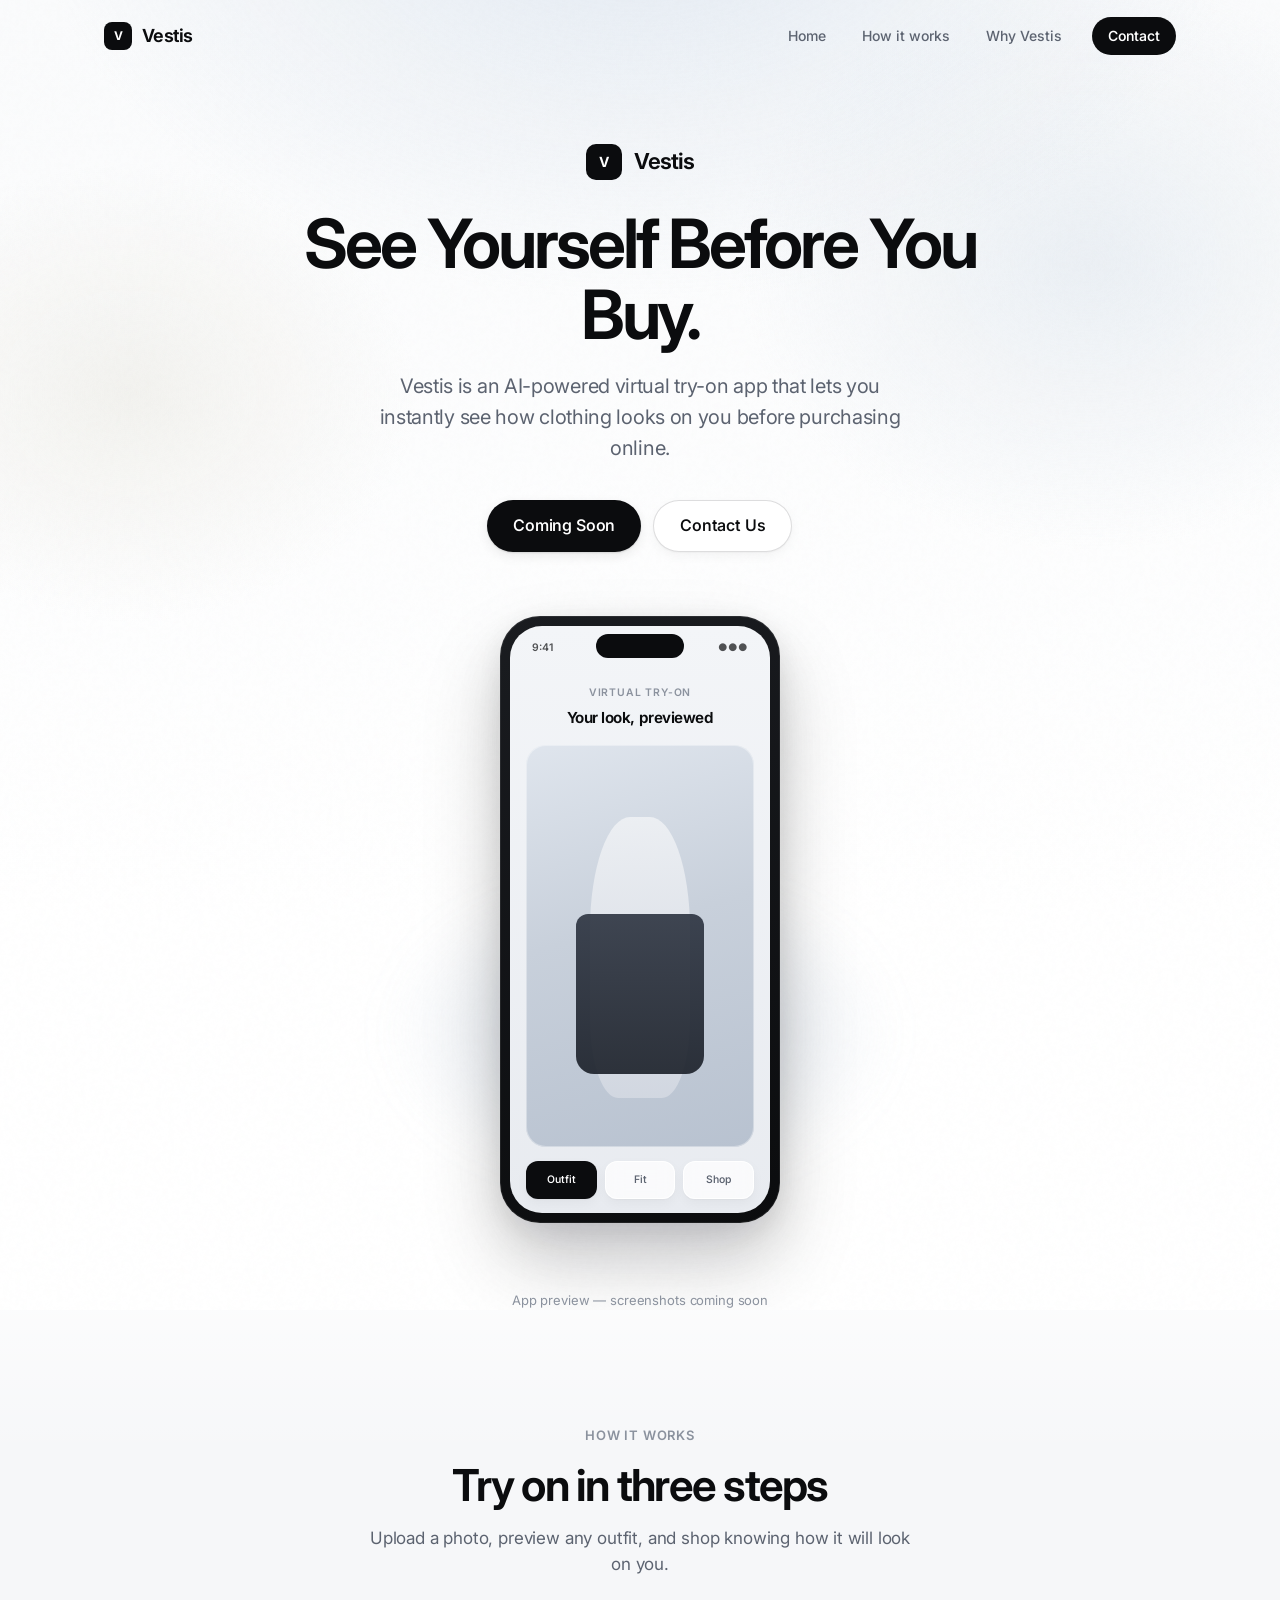
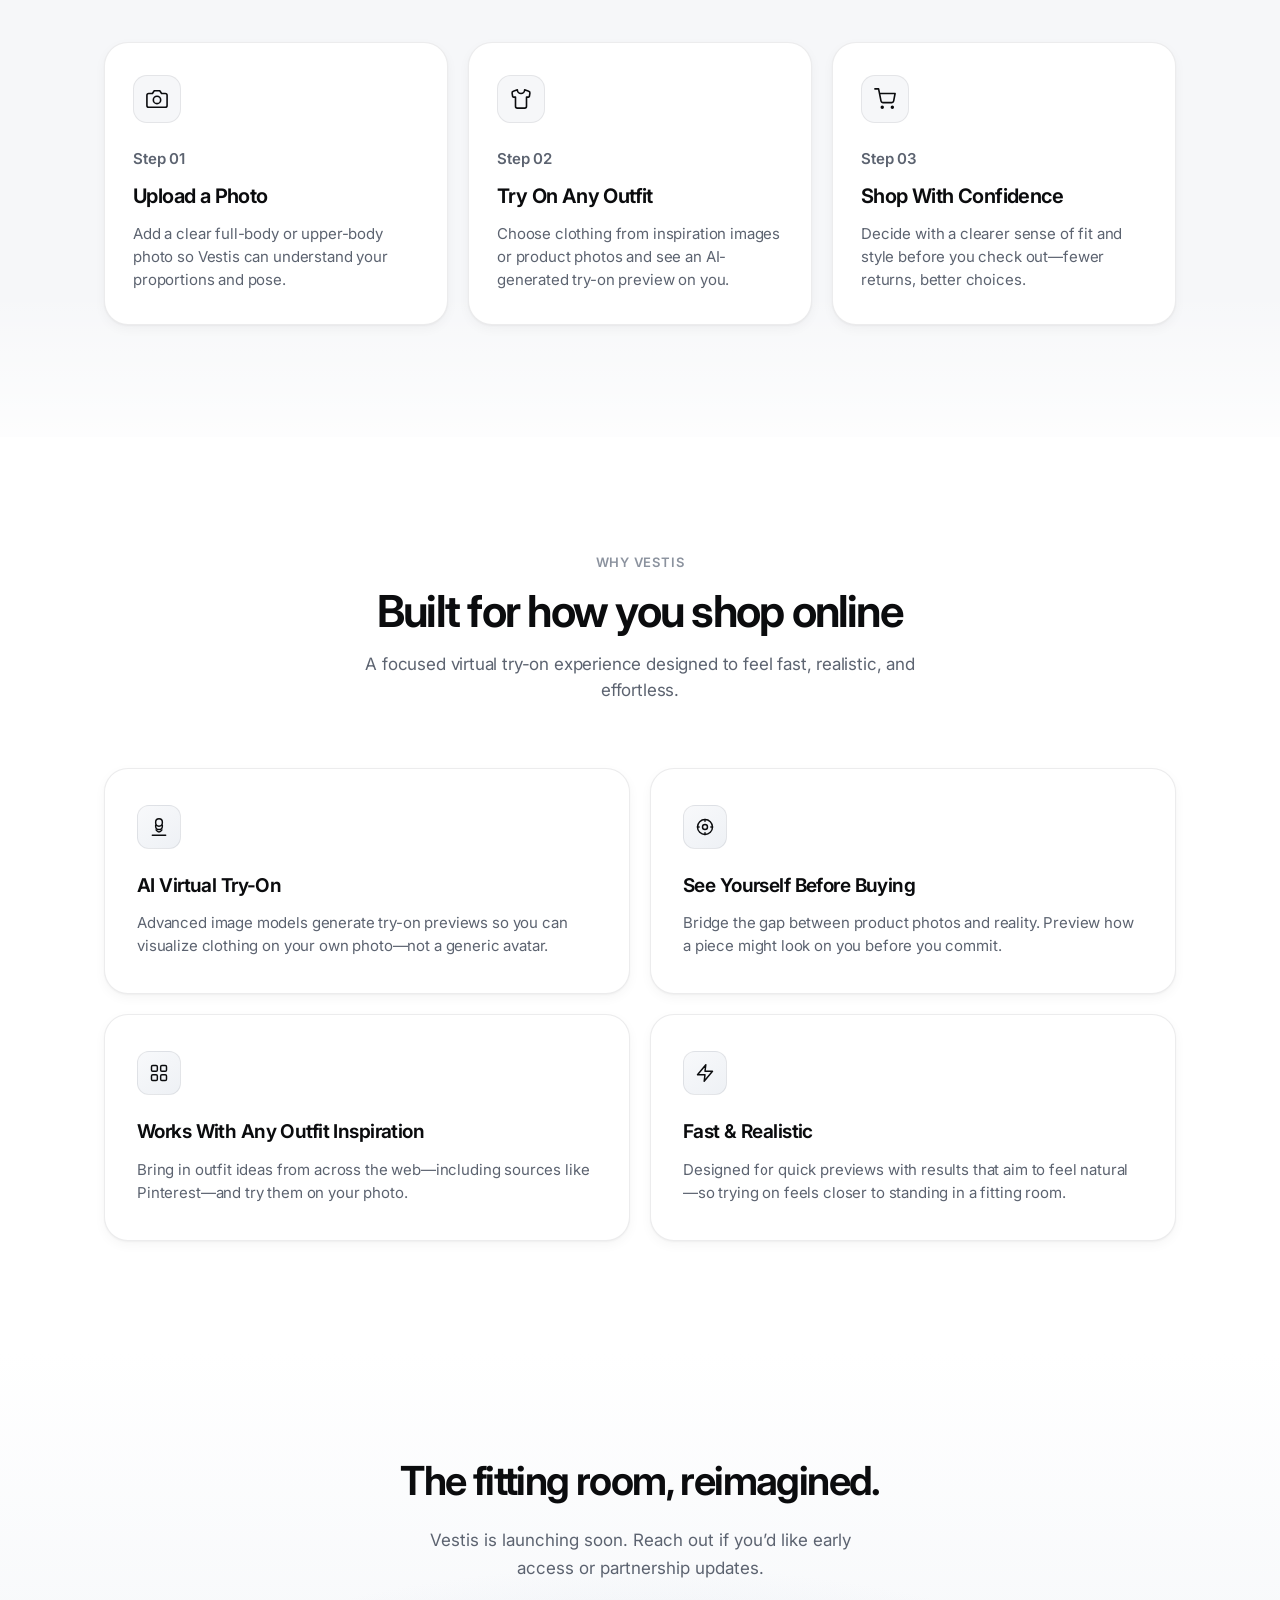
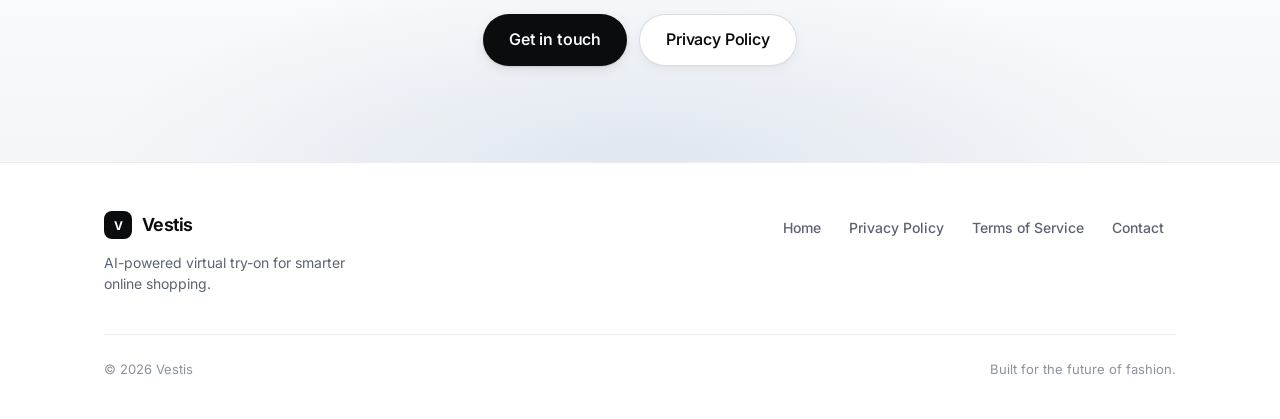
<file: index.html>
<!DOCTYPE html>
<html lang="en">
<head>
  <meta charset="UTF-8">
  <meta name="viewport" content="width=device-width, initial-scale=1.0">
  <title>Vestis — AI Virtual Try-On</title>
  <meta name="description" content="Vestis is an AI-powered virtual try-on app that lets you instantly see how clothing looks on you before purchasing online.">
  <meta name="theme-color" content="#ffffff">
  <link rel="canonical" href="https://isaacbwoolford.github.io/vestis.github.io/">

  <meta property="og:type" content="website">
  <meta property="og:site_name" content="Vestis">
  <meta property="og:title" content="Vestis — AI Virtual Try-On">
  <meta property="og:description" content="See yourself before you buy. Vestis uses AI to show how clothing looks on you before you purchase online.">
  <meta property="og:url" content="https://isaacbwoolford.github.io/vestis.github.io/">
  <meta property="og:image" content="https://isaacbwoolford.github.io/vestis.github.io/assets/og-image.png">

  <meta name="twitter:card" content="summary_large_image">
  <meta name="twitter:title" content="Vestis — AI Virtual Try-On">
  <meta name="twitter:description" content="See yourself before you buy. AI-powered virtual try-on for online shopping.">
  <meta name="twitter:image" content="https://isaacbwoolford.github.io/vestis.github.io/assets/og-image.png">

  <link rel="icon" href="favicon.ico" sizes="any">
  <link rel="icon" type="image/png" href="assets/favicon-32.png" sizes="32x32">
  <link rel="apple-touch-icon" href="assets/favicon-32.png">

  <link rel="preconnect" href="https://fonts.googleapis.com">
  <link rel="preconnect" href="https://fonts.gstatic.com" crossorigin>
  <link href="https://fonts.googleapis.com/css2?family=Inter:opsz,wght@14..32,400..700&display=swap" rel="stylesheet">
  <link rel="stylesheet" href="styles.css">
</head>
<body>
  <a class="sr-only" href="#main">Skip to content</a>

  <header class="site-header" id="site-header">
    <div class="container nav">
      <a class="logo" href="index.html" aria-label="Vestis home">
        <span class="logo-mark" aria-hidden="true">V</span>
        <span>Vestis</span>
      </a>

      <button class="nav-toggle" type="button" aria-label="Open menu" aria-expanded="false" aria-controls="primary-nav">
        <span class="nav-toggle-icon" aria-hidden="true">
          <span></span>
          <span></span>
          <span></span>
        </span>
      </button>

      <nav class="nav-links" id="primary-nav" aria-label="Primary">
        <a href="index.html" aria-current="page">Home</a>
        <a href="#how-it-works">How it works</a>
        <a href="#why-vestis">Why Vestis</a>
        <a href="contact.html" class="nav-cta">Contact</a>
      </nav>
    </div>
  </header>

  <main id="main">
    <section class="hero" aria-labelledby="hero-heading">
      <div class="hero-atmosphere" aria-hidden="true"></div>
      <div class="container">
        <div class="hero-content">
          <div class="brand-lockup">
            <span class="logo-mark" aria-hidden="true">V</span>
            <span class="brand-name">Vestis</span>
          </div>
          <h1 id="hero-heading" class="hero-title">See Yourself Before You Buy.</h1>
          <p class="hero-subtitle">
            Vestis is an AI-powered virtual try-on app that lets you instantly see how clothing looks on you before purchasing online.
          </p>
          <div class="hero-actions">
            <a class="btn btn-primary btn-lg" href="#coming-soon">Coming Soon</a>
            <a class="btn btn-secondary btn-lg" href="contact.html">Contact Us</a>
          </div>
        </div>

        <div class="phone-section" id="coming-soon">
          <div class="phone-glow" aria-hidden="true"></div>
          <div class="phone-frame" role="img" aria-label="Vestis app phone mockup placeholder for future screenshots">
            <div class="phone-notch" aria-hidden="true"></div>
            <div class="phone-screen">
              <div class="phone-status" aria-hidden="true">
                <span>9:41</span>
                <span>●●●</span>
              </div>
              <div class="phone-app" aria-hidden="true">
                <div class="phone-app-header">
                  <span>Virtual Try-On</span>
                  <strong>Your look, previewed</strong>
                </div>
                <div class="try-on-stage"></div>
                <div class="phone-chips">
                  <div class="phone-chip is-active">Outfit</div>
                  <div class="phone-chip">Fit</div>
                  <div class="phone-chip">Shop</div>
                </div>
              </div>
            </div>
          </div>
          <p class="phone-placeholder-note">App preview — screenshots coming soon</p>
        </div>
      </div>
    </section>

    <section class="section section-muted" id="how-it-works" aria-labelledby="how-heading">
      <div class="container">
        <header class="section-header reveal">
          <p class="section-eyebrow">How it works</p>
          <h2 id="how-heading" class="section-title">Try on in three steps</h2>
          <p class="section-desc">Upload a photo, preview any outfit, and shop knowing how it will look on you.</p>
        </header>

        <div class="steps-grid">
          <article class="step-card reveal reveal-delay-1">
            <div class="step-icon" aria-hidden="true">
              <svg viewBox="0 0 24 24" fill="none" stroke="currentColor" stroke-width="1.75" stroke-linecap="round" stroke-linejoin="round">
                <path d="M23 19a2 2 0 0 1-2 2H3a2 2 0 0 1-2-2V8a2 2 0 0 1 2-2h4l2-3h6l2 3h4a2 2 0 0 1 2 2z"/>
                <circle cx="12" cy="13" r="4"/>
              </svg>
            </div>
            <p class="step-number">Step 01</p>
            <h3>Upload a Photo</h3>
            <p>Add a clear full-body or upper-body photo so Vestis can understand your proportions and pose.</p>
          </article>

          <article class="step-card reveal reveal-delay-2">
            <div class="step-icon" aria-hidden="true">
              <svg viewBox="0 0 24 24" fill="none" stroke="currentColor" stroke-width="1.75" stroke-linecap="round" stroke-linejoin="round">
                <path d="M20.38 3.46 16 2a4 4 0 0 1-8 0L3.62 3.46a2 2 0 0 0-1.34 2.23l.58 3.46a1 1 0 0 0 .99.85H6v10c0 1.1.9 2 2 2h8a2 2 0 0 0 2-2V10h2.15a1 1 0 0 0 .99-.85l.58-3.46a2 2 0 0 0-1.34-2.23z"/>
              </svg>
            </div>
            <p class="step-number">Step 02</p>
            <h3>Try On Any Outfit</h3>
            <p>Choose clothing from inspiration images or product photos and see an AI-generated try-on preview on you.</p>
          </article>

          <article class="step-card reveal reveal-delay-3">
            <div class="step-icon" aria-hidden="true">
              <svg viewBox="0 0 24 24" fill="none" stroke="currentColor" stroke-width="1.75" stroke-linecap="round" stroke-linejoin="round">
                <circle cx="9" cy="21" r="1"/>
                <circle cx="20" cy="21" r="1"/>
                <path d="M1 1h4l2.68 13.39a2 2 0 0 0 2 1.61h9.72a2 2 0 0 0 2-1.61L23 6H6"/>
              </svg>
            </div>
            <p class="step-number">Step 03</p>
            <h3>Shop With Confidence</h3>
            <p>Decide with a clearer sense of fit and style before you check out—fewer returns, better choices.</p>
          </article>
        </div>
      </div>
    </section>

    <section class="section" id="why-vestis" aria-labelledby="why-heading">
      <div class="container">
        <header class="section-header reveal">
          <p class="section-eyebrow">Why Vestis</p>
          <h2 id="why-heading" class="section-title">Built for how you shop online</h2>
          <p class="section-desc">A focused virtual try-on experience designed to feel fast, realistic, and effortless.</p>
        </header>

        <div class="features-grid">
          <article class="feature-card reveal reveal-delay-1">
            <div class="feature-icon" aria-hidden="true">
              <svg viewBox="0 0 24 24" fill="none" stroke="currentColor" stroke-width="1.75" stroke-linecap="round" stroke-linejoin="round">
                <path d="M12 2a4 4 0 0 1 4 4v1a4 4 0 0 1-8 0V6a4 4 0 0 1 4-4z"/>
                <path d="M16 10v1a4 4 0 0 1-8 0v-1"/>
                <path d="M8.5 15.5c.8 1.3 2 2.5 3.5 2.5s2.7-1.2 3.5-2.5"/>
                <path d="M4 22h16"/>
              </svg>
            </div>
            <h3>AI Virtual Try-On</h3>
            <p>Advanced image models generate try-on previews so you can visualize clothing on your own photo—not a generic avatar.</p>
          </article>

          <article class="feature-card reveal reveal-delay-2">
            <div class="feature-icon" aria-hidden="true">
              <svg viewBox="0 0 24 24" fill="none" stroke="currentColor" stroke-width="1.75" stroke-linecap="round" stroke-linejoin="round">
                <circle cx="12" cy="12" r="9"/>
                <circle cx="12" cy="12" r="3"/>
                <path d="M12 3v2M12 19v2M3 12h2M19 12h2"/>
              </svg>
            </div>
            <h3>See Yourself Before Buying</h3>
            <p>Bridge the gap between product photos and reality. Preview how a piece might look on you before you commit.</p>
          </article>

          <article class="feature-card reveal reveal-delay-3">
            <div class="feature-icon" aria-hidden="true">
              <svg viewBox="0 0 24 24" fill="none" stroke="currentColor" stroke-width="1.75" stroke-linecap="round" stroke-linejoin="round">
                <rect x="3" y="3" width="7" height="7" rx="1.5"/>
                <rect x="14" y="3" width="7" height="7" rx="1.5"/>
                <rect x="3" y="14" width="7" height="7" rx="1.5"/>
                <rect x="14" y="14" width="7" height="7" rx="1.5"/>
              </svg>
            </div>
            <h3>Works With Any Outfit Inspiration</h3>
            <p>Bring in outfit ideas from across the web—including sources like Pinterest—and try them on your photo.</p>
          </article>

          <article class="feature-card reveal reveal-delay-4">
            <div class="feature-icon" aria-hidden="true">
              <svg viewBox="0 0 24 24" fill="none" stroke="currentColor" stroke-width="1.75" stroke-linecap="round" stroke-linejoin="round">
                <path d="M13 2 3 14h9l-1 8 10-12h-9l1-8z"/>
              </svg>
            </div>
            <h3>Fast &amp; Realistic</h3>
            <p>Designed for quick previews with results that aim to feel natural—so trying on feels closer to standing in a fitting room.</p>
          </article>
        </div>
      </div>
    </section>

    <section class="cta-band" aria-labelledby="cta-heading">
      <div class="cta-band-bg" aria-hidden="true"></div>
      <div class="container reveal">
        <h2 id="cta-heading">The fitting room, reimagined.</h2>
        <p>Vestis is launching soon. Reach out if you’d like early access or partnership updates.</p>
        <div class="hero-actions">
          <a class="btn btn-primary btn-lg" href="contact.html">Get in touch</a>
          <a class="btn btn-secondary btn-lg" href="privacy.html">Privacy Policy</a>
        </div>
      </div>
    </section>
  </main>

  <footer class="site-footer">
    <div class="container">
      <div class="footer-inner">
        <div class="footer-brand">
          <a class="logo" href="index.html" aria-label="Vestis home">
            <span class="logo-mark" aria-hidden="true">V</span>
            <span>Vestis</span>
          </a>
          <p>AI-powered virtual try-on for smarter online shopping.</p>
        </div>
        <nav class="footer-nav" aria-label="Footer">
          <a href="index.html">Home</a>
          <a href="privacy.html">Privacy Policy</a>
          <a href="terms.html">Terms of Service</a>
          <a href="contact.html">Contact</a>
        </nav>
      </div>
      <div class="footer-bottom">
        <p>© 2026 Vestis</p>
        <p>Built for the future of fashion.</p>
      </div>
    </div>
  </footer>

  <script src="script.js" defer></script>
</body>
</html>
</file>
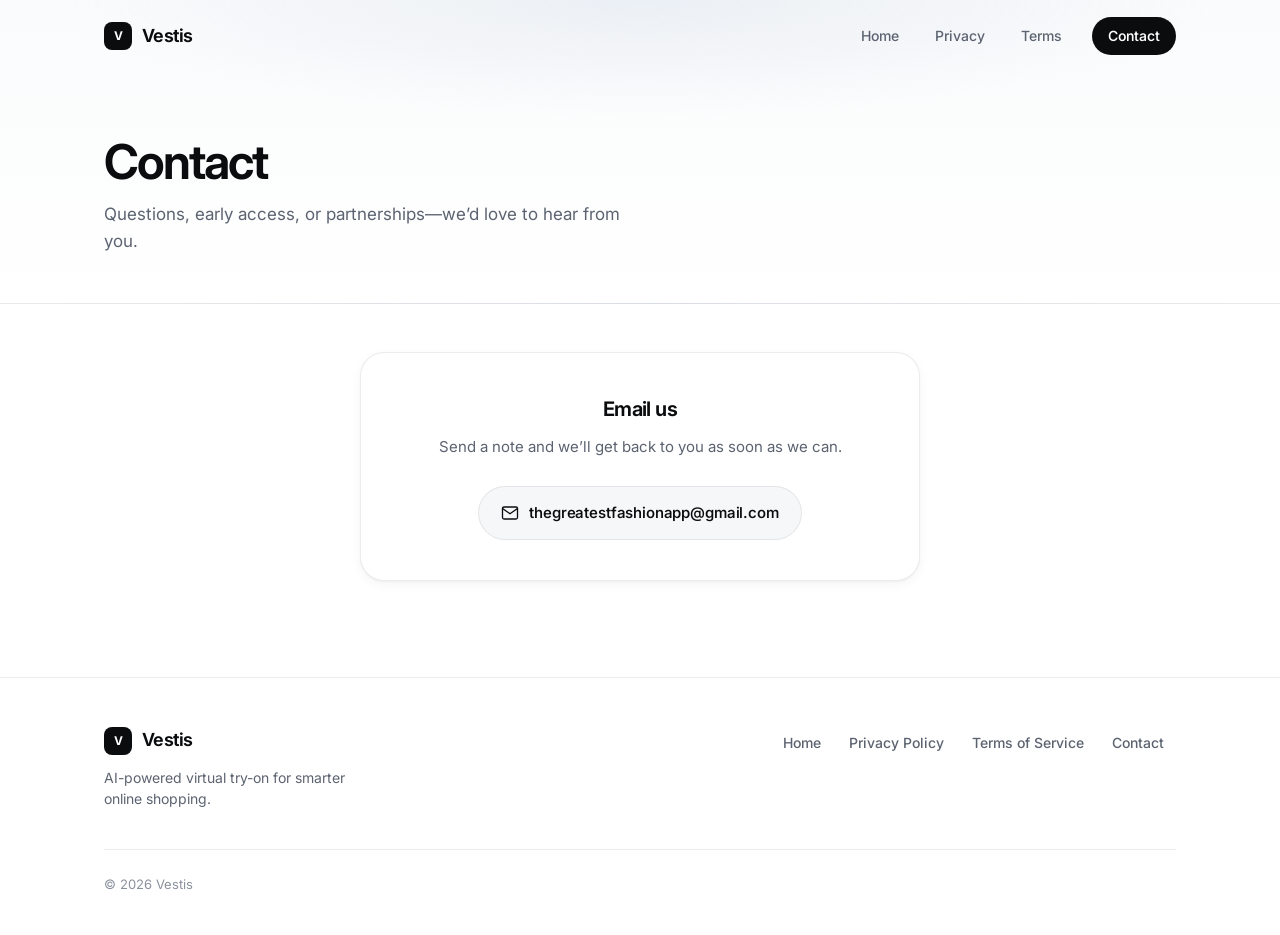
<file: contact.html>
<!DOCTYPE html>
<html lang="en">
<head>
  <meta charset="UTF-8">
  <meta name="viewport" content="width=device-width, initial-scale=1.0">
  <title>Contact — Vestis</title>
  <meta name="description" content="Contact Vestis for product questions, early access, partnerships, or support.">
  <meta name="theme-color" content="#ffffff">
  <link rel="canonical" href="https://isaacbwoolford.github.io/vestis.github.io/contact.html">

  <meta property="og:type" content="website">
  <meta property="og:site_name" content="Vestis">
  <meta property="og:title" content="Contact — Vestis">
  <meta property="og:description" content="Get in touch with the Vestis team.">
  <meta property="og:url" content="https://isaacbwoolford.github.io/vestis.github.io/contact.html">
  <meta property="og:image" content="https://isaacbwoolford.github.io/vestis.github.io/assets/og-image.png">

  <meta name="twitter:card" content="summary_large_image">
  <meta name="twitter:title" content="Contact — Vestis">
  <meta name="twitter:description" content="Get in touch with the Vestis team.">
  <meta name="twitter:image" content="https://isaacbwoolford.github.io/vestis.github.io/assets/og-image.png">

  <link rel="icon" href="favicon.ico" sizes="any">
  <link rel="icon" type="image/png" href="assets/favicon-32.png" sizes="32x32">
  <link rel="apple-touch-icon" href="assets/favicon-32.png">

  <link rel="preconnect" href="https://fonts.googleapis.com">
  <link rel="preconnect" href="https://fonts.gstatic.com" crossorigin>
  <link href="https://fonts.googleapis.com/css2?family=Inter:opsz,wght@14..32,400..700&display=swap" rel="stylesheet">
  <link rel="stylesheet" href="styles.css">
</head>
<body>
  <a class="sr-only" href="#main">Skip to content</a>

  <header class="site-header" id="site-header">
    <div class="container nav">
      <a class="logo" href="index.html" aria-label="Vestis home">
        <span class="logo-mark" aria-hidden="true">V</span>
        <span>Vestis</span>
      </a>

      <button class="nav-toggle" type="button" aria-label="Open menu" aria-expanded="false" aria-controls="primary-nav">
        <span class="nav-toggle-icon" aria-hidden="true">
          <span></span>
          <span></span>
          <span></span>
        </span>
      </button>

      <nav class="nav-links" id="primary-nav" aria-label="Primary">
        <a href="index.html">Home</a>
        <a href="privacy.html">Privacy</a>
        <a href="terms.html">Terms</a>
        <a href="contact.html" class="nav-cta" aria-current="page">Contact</a>
      </nav>
    </div>
  </header>

  <main id="main">
    <section class="page-hero">
      <div class="container">
        <h1>Contact</h1>
        <p>Questions, early access, or partnerships—we’d love to hear from you.</p>
      </div>
    </section>

    <div class="container">
      <div class="contact-panel">
        <h2>Email us</h2>
        <p>Send a note and we’ll get back to you as soon as we can.</p>
        <a
          class="contact-email"
          href="mailto:thegreatestfashionapp@gmail.com"
          aria-label="Email Vestis at thegreatestfashionapp@gmail.com"
        >
          <svg viewBox="0 0 24 24" fill="none" stroke="currentColor" stroke-width="1.75" stroke-linecap="round" stroke-linejoin="round" aria-hidden="true">
            <path d="M4 4h16c1.1 0 2 .9 2 2v12c0 1.1-.9 2-2 2H4c-1.1 0-2-.9-2-2V6c0-1.1.9-2 2-2z"/>
            <polyline points="22,6 12,13 2,6"/>
          </svg>
          thegreatestfashionapp@gmail.com
        </a>
      </div>
    </div>
  </main>

  <footer class="site-footer">
    <div class="container">
      <div class="footer-inner">
        <div class="footer-brand">
          <a class="logo" href="index.html" aria-label="Vestis home">
            <span class="logo-mark" aria-hidden="true">V</span>
            <span>Vestis</span>
          </a>
          <p>AI-powered virtual try-on for smarter online shopping.</p>
        </div>
        <nav class="footer-nav" aria-label="Footer">
          <a href="index.html">Home</a>
          <a href="privacy.html">Privacy Policy</a>
          <a href="terms.html">Terms of Service</a>
          <a href="contact.html">Contact</a>
        </nav>
      </div>
      <div class="footer-bottom">
        <p>© 2026 Vestis</p>
      </div>
    </div>
  </footer>

  <script src="script.js" defer></script>
</body>
</html>
</file>
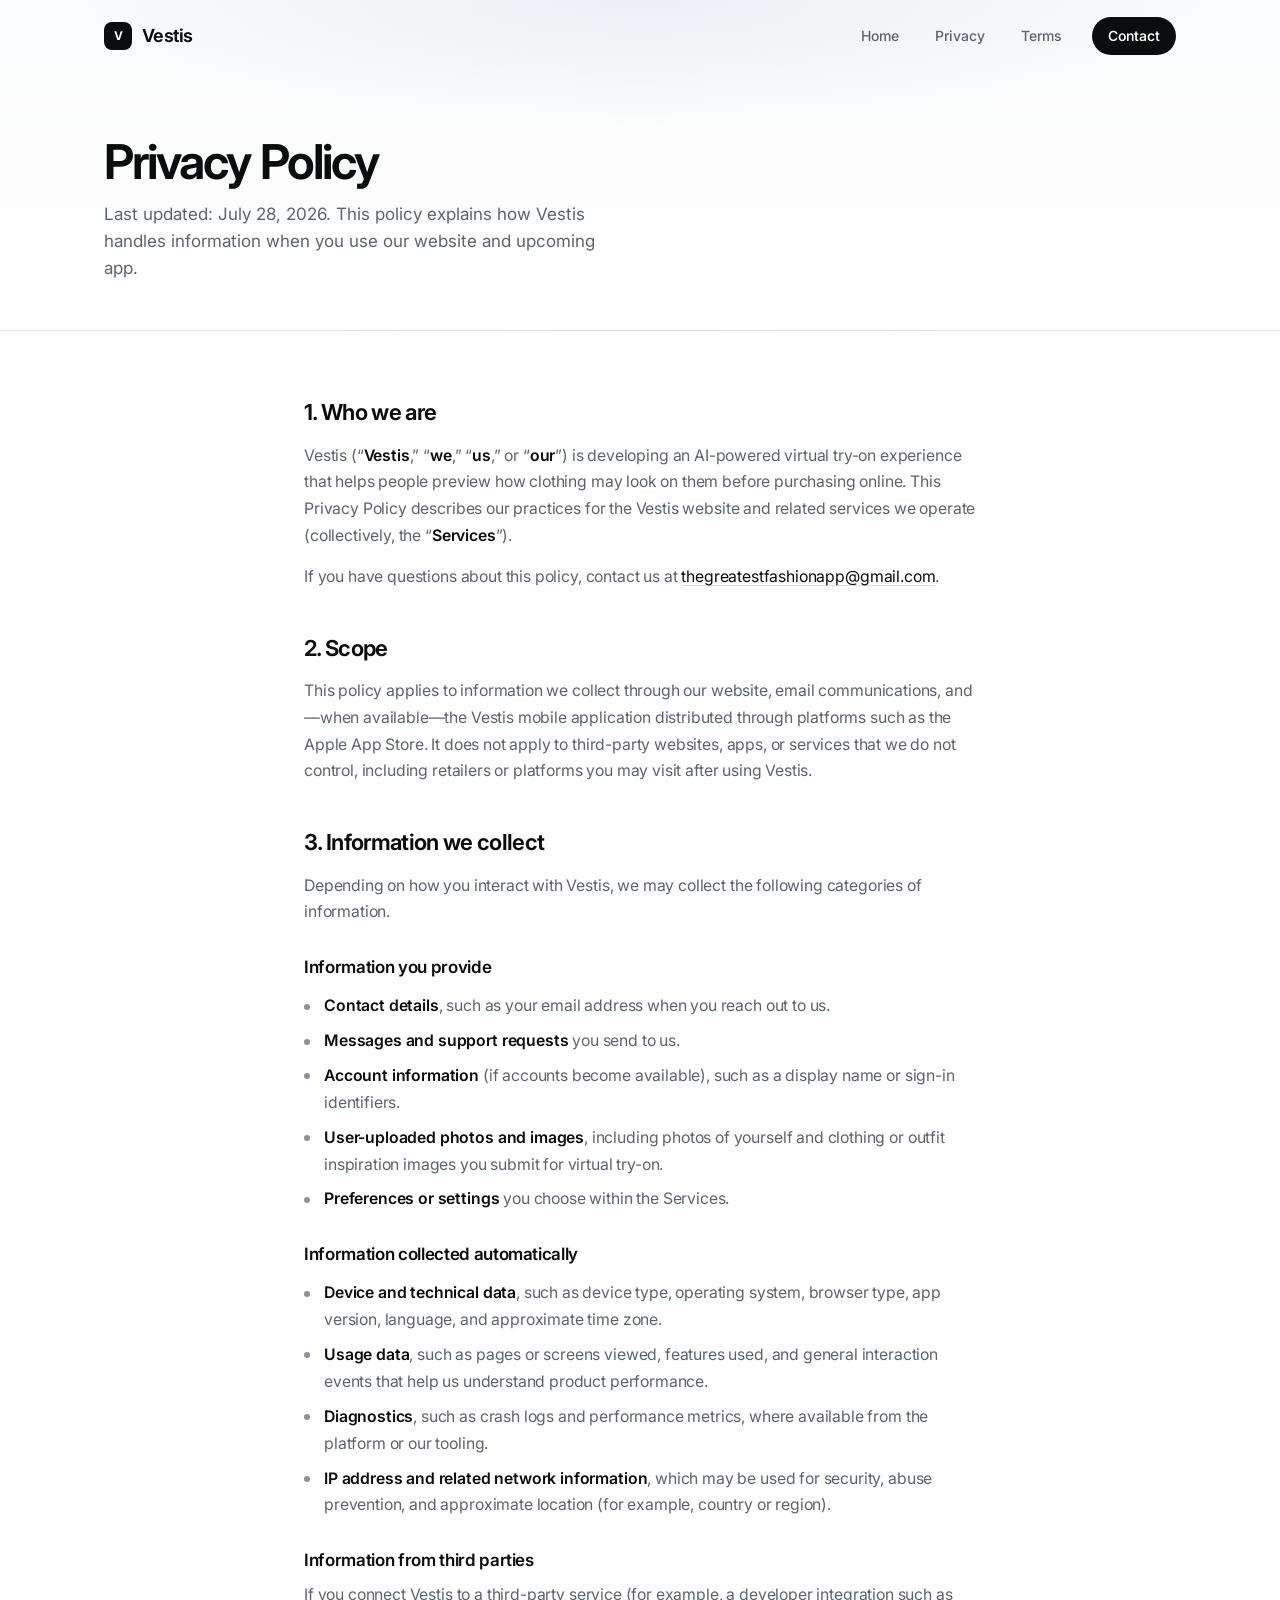
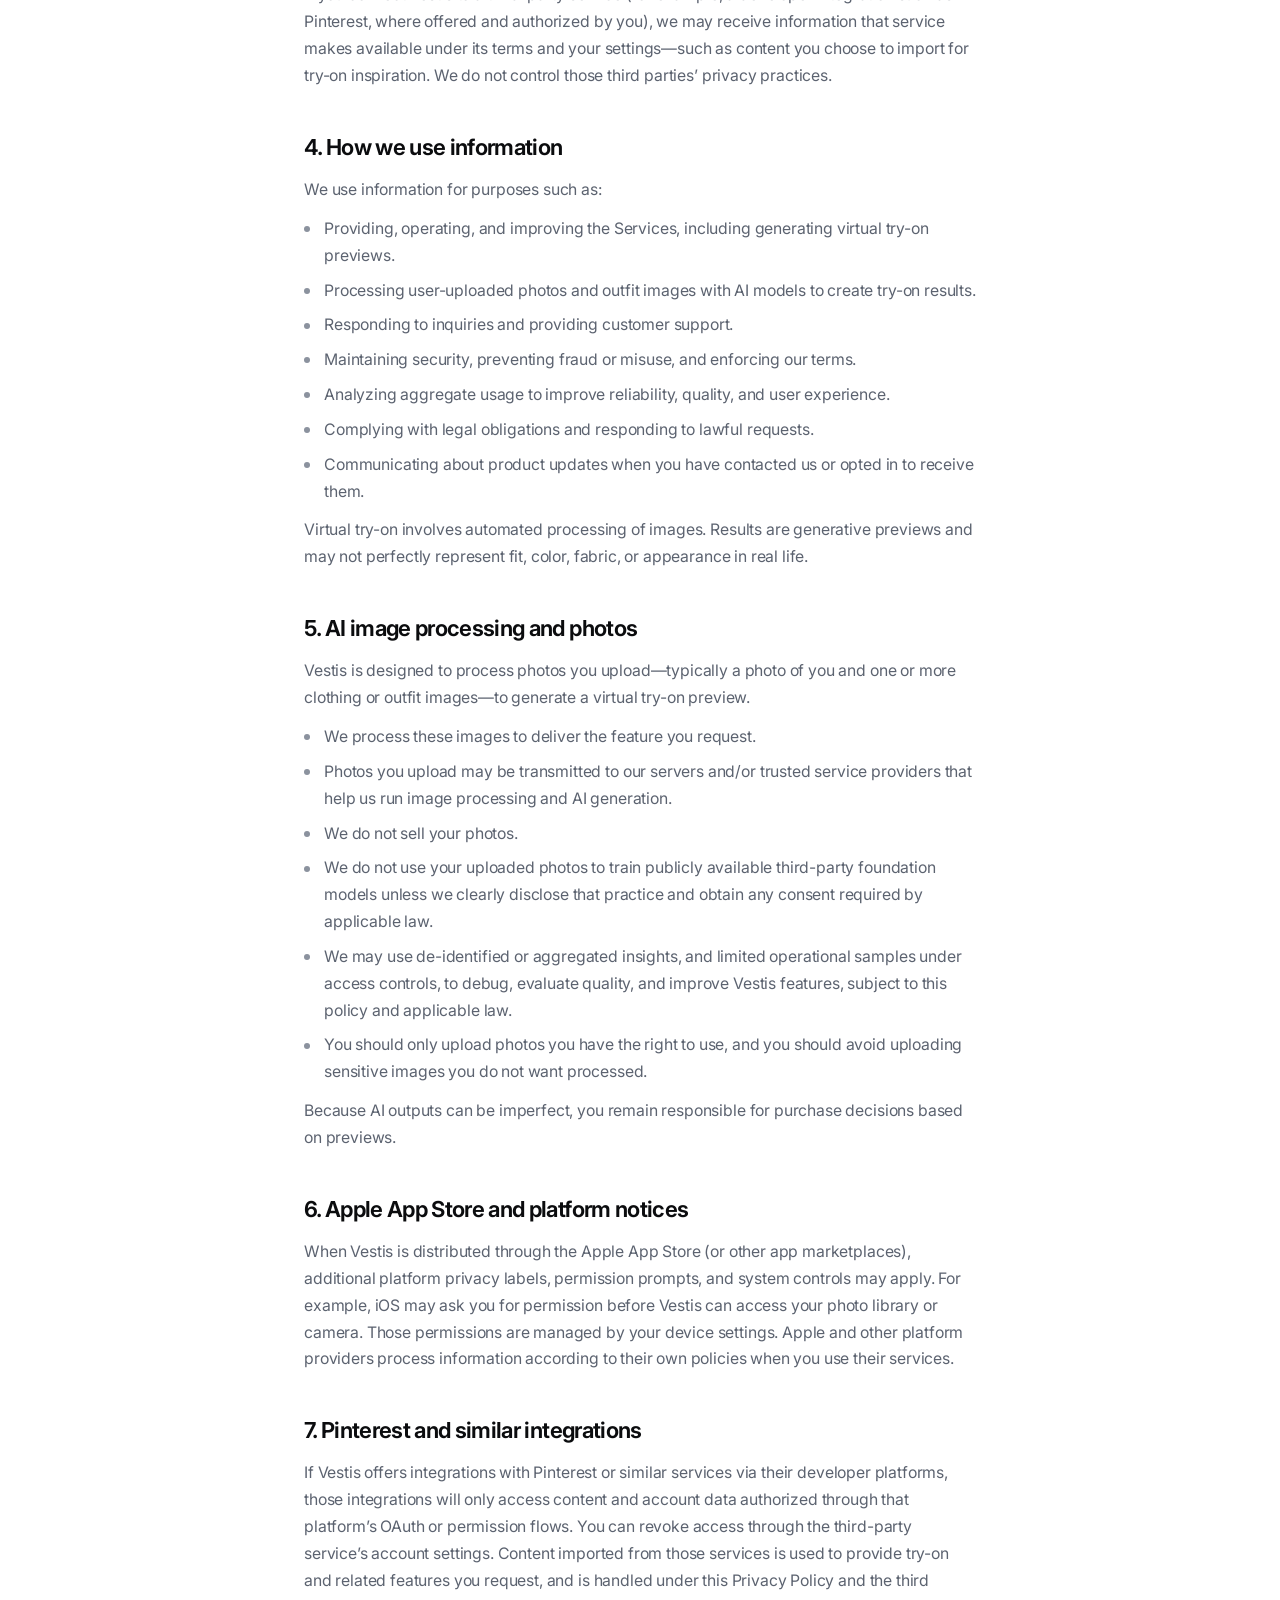
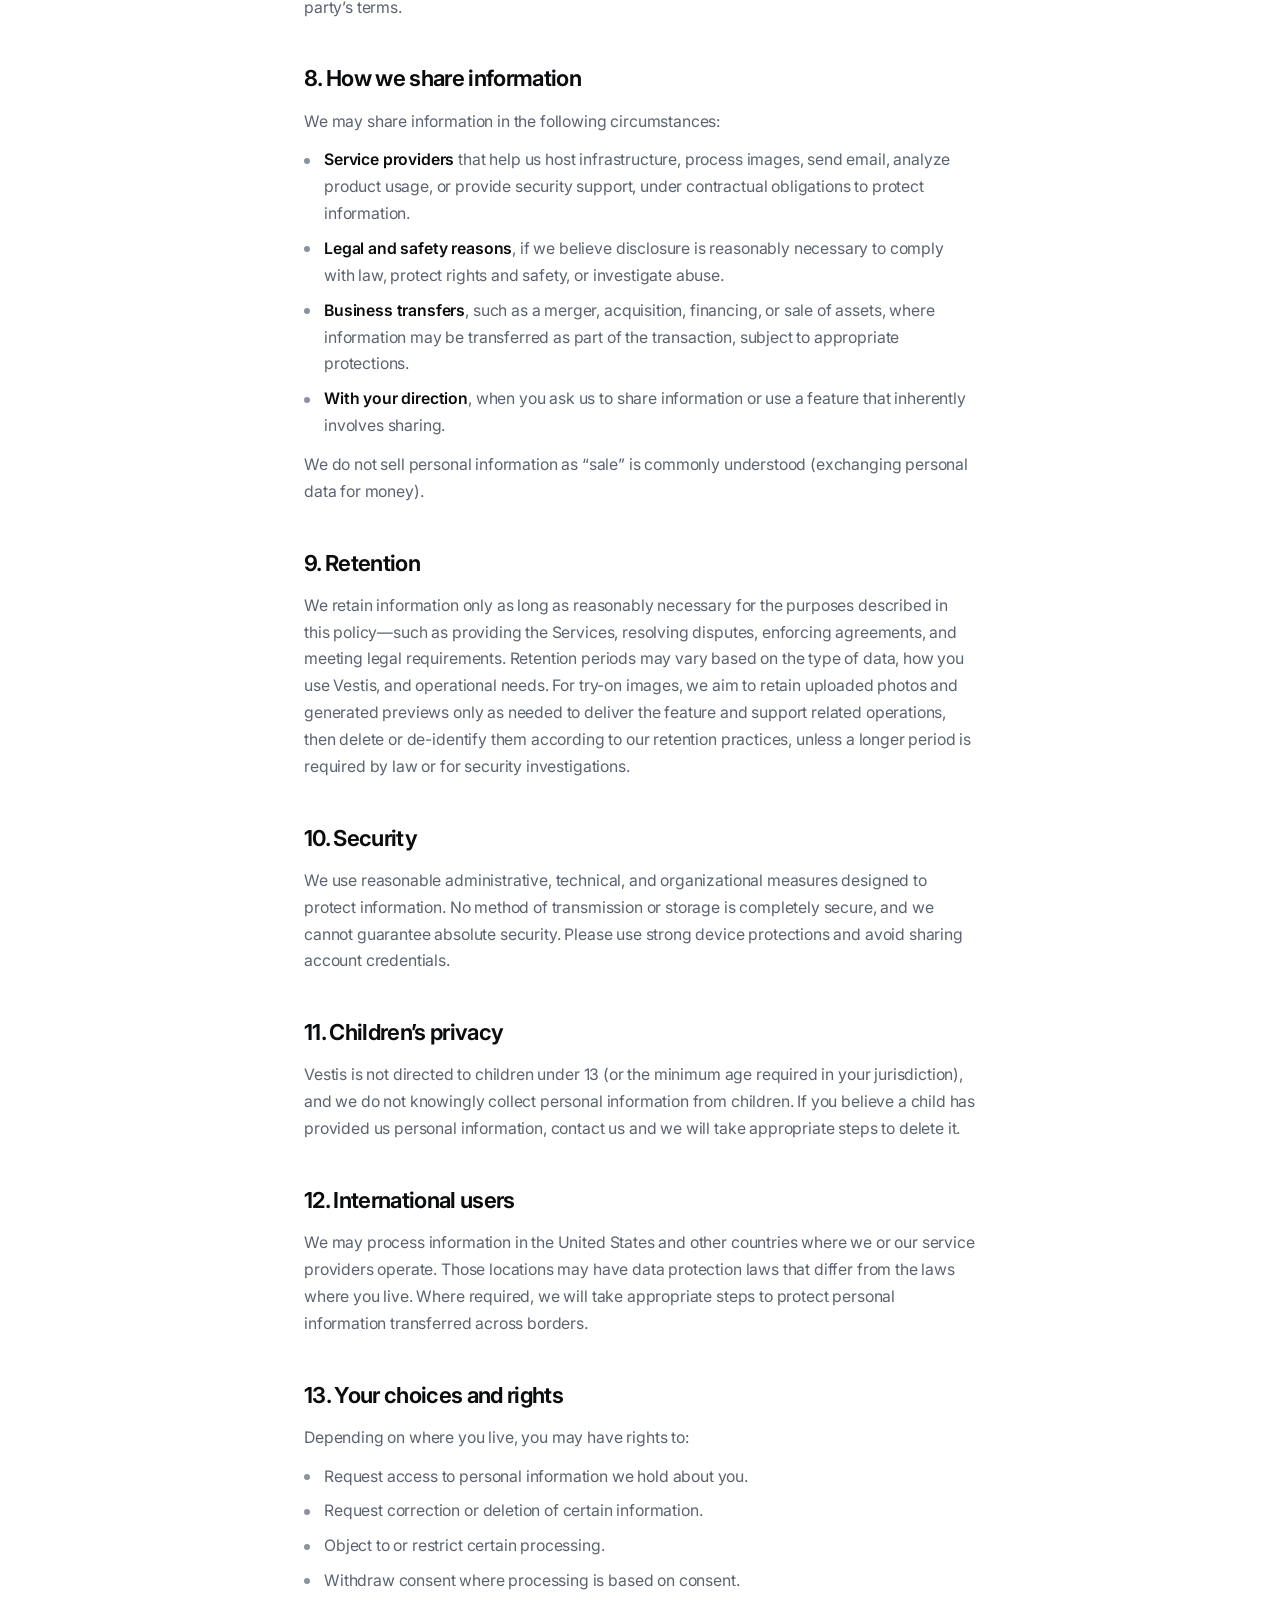
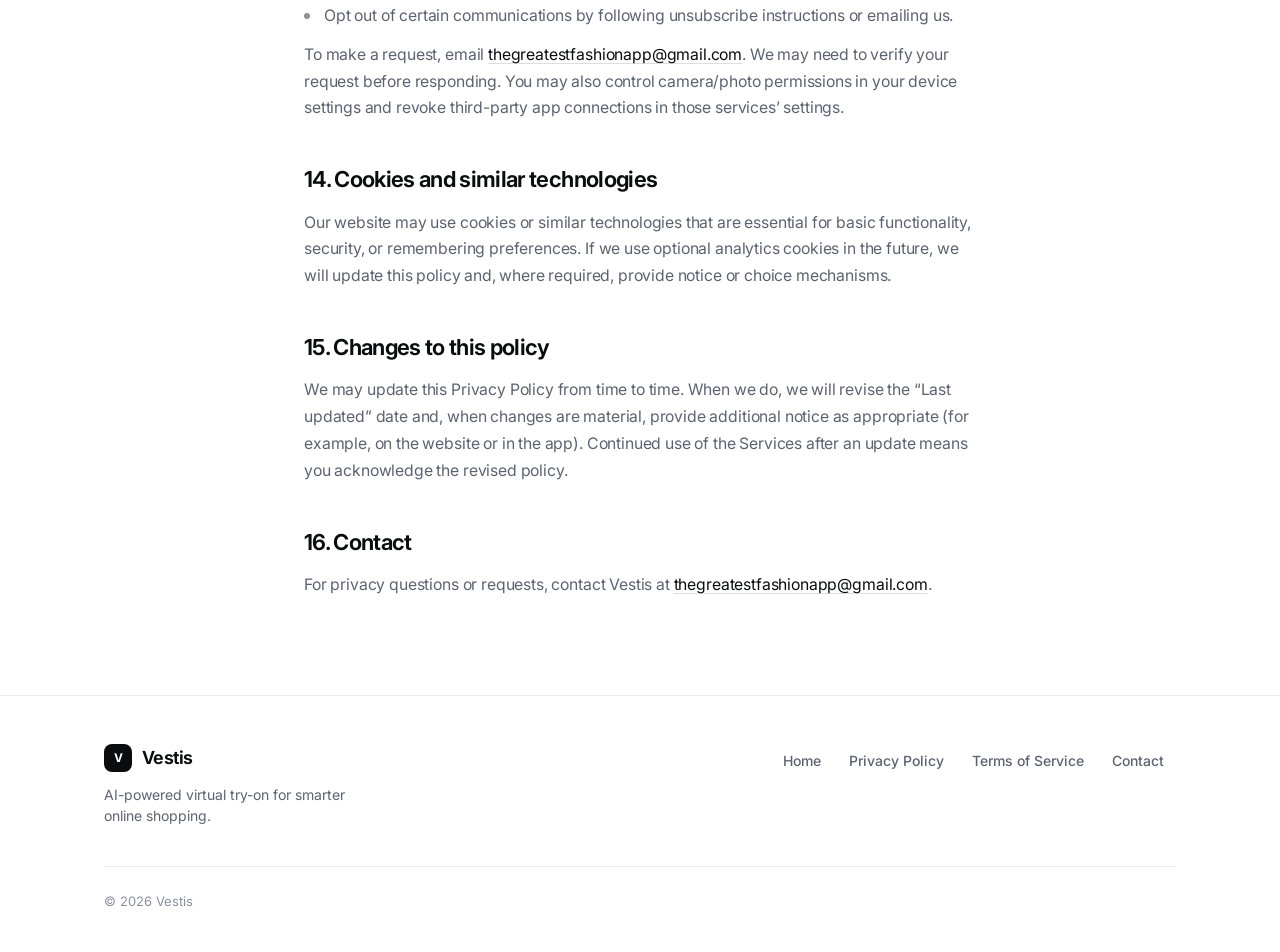
<file: privacy.html>
<!DOCTYPE html>
<html lang="en">
<head>
  <meta charset="UTF-8">
  <meta name="viewport" content="width=device-width, initial-scale=1.0">
  <title>Privacy Policy — Vestis</title>
  <meta name="description" content="Learn how Vestis collects, uses, and protects your information, including photos used for AI virtual try-on.">
  <meta name="theme-color" content="#ffffff">
  <link rel="canonical" href="https://isaacbwoolford.github.io/vestis.github.io/privacy.html">

  <meta property="og:type" content="website">
  <meta property="og:site_name" content="Vestis">
  <meta property="og:title" content="Privacy Policy — Vestis">
  <meta property="og:description" content="How Vestis handles your data, photos, and AI image processing.">
  <meta property="og:url" content="https://isaacbwoolford.github.io/vestis.github.io/privacy.html">
  <meta property="og:image" content="https://isaacbwoolford.github.io/vestis.github.io/assets/og-image.png">

  <meta name="twitter:card" content="summary_large_image">
  <meta name="twitter:title" content="Privacy Policy — Vestis">
  <meta name="twitter:description" content="How Vestis handles your data, photos, and AI image processing.">
  <meta name="twitter:image" content="https://isaacbwoolford.github.io/vestis.github.io/assets/og-image.png">

  <link rel="icon" href="favicon.ico" sizes="any">
  <link rel="icon" type="image/png" href="assets/favicon-32.png" sizes="32x32">
  <link rel="apple-touch-icon" href="assets/favicon-32.png">

  <link rel="preconnect" href="https://fonts.googleapis.com">
  <link rel="preconnect" href="https://fonts.gstatic.com" crossorigin>
  <link href="https://fonts.googleapis.com/css2?family=Inter:opsz,wght@14..32,400..700&display=swap" rel="stylesheet">
  <link rel="stylesheet" href="styles.css">
</head>
<body>
  <a class="sr-only" href="#main">Skip to content</a>

  <header class="site-header" id="site-header">
    <div class="container nav">
      <a class="logo" href="index.html" aria-label="Vestis home">
        <span class="logo-mark" aria-hidden="true">V</span>
        <span>Vestis</span>
      </a>

      <button class="nav-toggle" type="button" aria-label="Open menu" aria-expanded="false" aria-controls="primary-nav">
        <span class="nav-toggle-icon" aria-hidden="true">
          <span></span>
          <span></span>
          <span></span>
        </span>
      </button>

      <nav class="nav-links" id="primary-nav" aria-label="Primary">
        <a href="index.html">Home</a>
        <a href="privacy.html" aria-current="page">Privacy</a>
        <a href="terms.html">Terms</a>
        <a href="contact.html" class="nav-cta">Contact</a>
      </nav>
    </div>
  </header>

  <main id="main">
    <section class="page-hero">
      <div class="container">
        <h1>Privacy Policy</h1>
        <p>Last updated: July 28, 2026. This policy explains how Vestis handles information when you use our website and upcoming app.</p>
      </div>
    </section>

    <section class="legal-content">
      <div class="container prose">
        <h2>1. Who we are</h2>
        <p>
          Vestis (“<strong>Vestis</strong>,” “<strong>we</strong>,” “<strong>us</strong>,” or “<strong>our</strong>”) is developing an AI-powered virtual try-on experience that helps people preview how clothing may look on them before purchasing online.
          This Privacy Policy describes our practices for the Vestis website and related services we operate (collectively, the “<strong>Services</strong>”).
        </p>
        <p>
          If you have questions about this policy, contact us at
          <a href="mailto:thegreatestfashionapp@gmail.com">thegreatestfashionapp@gmail.com</a>.
        </p>

        <h2>2. Scope</h2>
        <p>
          This policy applies to information we collect through our website, email communications, and—when available—the Vestis mobile application distributed through platforms such as the Apple App Store.
          It does not apply to third-party websites, apps, or services that we do not control, including retailers or platforms you may visit after using Vestis.
        </p>

        <h2>3. Information we collect</h2>
        <p>Depending on how you interact with Vestis, we may collect the following categories of information.</p>

        <h3>Information you provide</h3>
        <ul>
          <li><strong>Contact details</strong>, such as your email address when you reach out to us.</li>
          <li><strong>Messages and support requests</strong> you send to us.</li>
          <li><strong>Account information</strong> (if accounts become available), such as a display name or sign-in identifiers.</li>
          <li><strong>User-uploaded photos and images</strong>, including photos of yourself and clothing or outfit inspiration images you submit for virtual try-on.</li>
          <li><strong>Preferences or settings</strong> you choose within the Services.</li>
        </ul>

        <h3>Information collected automatically</h3>
        <ul>
          <li><strong>Device and technical data</strong>, such as device type, operating system, browser type, app version, language, and approximate time zone.</li>
          <li><strong>Usage data</strong>, such as pages or screens viewed, features used, and general interaction events that help us understand product performance.</li>
          <li><strong>Diagnostics</strong>, such as crash logs and performance metrics, where available from the platform or our tooling.</li>
          <li><strong>IP address and related network information</strong>, which may be used for security, abuse prevention, and approximate location (for example, country or region).</li>
        </ul>

        <h3>Information from third parties</h3>
        <p>
          If you connect Vestis to a third-party service (for example, a developer integration such as Pinterest, where offered and authorized by you), we may receive information that service makes available under its terms and your settings—such as content you choose to import for try-on inspiration.
          We do not control those third parties’ privacy practices.
        </p>

        <h2>4. How we use information</h2>
        <p>We use information for purposes such as:</p>
        <ul>
          <li>Providing, operating, and improving the Services, including generating virtual try-on previews.</li>
          <li>Processing user-uploaded photos and outfit images with AI models to create try-on results.</li>
          <li>Responding to inquiries and providing customer support.</li>
          <li>Maintaining security, preventing fraud or misuse, and enforcing our terms.</li>
          <li>Analyzing aggregate usage to improve reliability, quality, and user experience.</li>
          <li>Complying with legal obligations and responding to lawful requests.</li>
          <li>Communicating about product updates when you have contacted us or opted in to receive them.</li>
        </ul>
        <p>
          Virtual try-on involves automated processing of images. Results are generative previews and may not perfectly represent fit, color, fabric, or appearance in real life.
        </p>

        <h2>5. AI image processing and photos</h2>
        <p>
          Vestis is designed to process photos you upload—typically a photo of you and one or more clothing or outfit images—to generate a virtual try-on preview.
        </p>
        <ul>
          <li>We process these images to deliver the feature you request.</li>
          <li>Photos you upload may be transmitted to our servers and/or trusted service providers that help us run image processing and AI generation.</li>
          <li>We do not sell your photos.</li>
          <li>We do not use your uploaded photos to train publicly available third-party foundation models unless we clearly disclose that practice and obtain any consent required by applicable law.</li>
          <li>We may use de-identified or aggregated insights, and limited operational samples under access controls, to debug, evaluate quality, and improve Vestis features, subject to this policy and applicable law.</li>
          <li>You should only upload photos you have the right to use, and you should avoid uploading sensitive images you do not want processed.</li>
        </ul>
        <p>
          Because AI outputs can be imperfect, you remain responsible for purchase decisions based on previews.
        </p>

        <h2>6. Apple App Store and platform notices</h2>
        <p>
          When Vestis is distributed through the Apple App Store (or other app marketplaces), additional platform privacy labels, permission prompts, and system controls may apply.
          For example, iOS may ask you for permission before Vestis can access your photo library or camera.
          Those permissions are managed by your device settings.
          Apple and other platform providers process information according to their own policies when you use their services.
        </p>

        <h2>7. Pinterest and similar integrations</h2>
        <p>
          If Vestis offers integrations with Pinterest or similar services via their developer platforms, those integrations will only access content and account data authorized through that platform’s OAuth or permission flows.
          You can revoke access through the third-party service’s account settings.
          Content imported from those services is used to provide try-on and related features you request, and is handled under this Privacy Policy and the third party’s terms.
        </p>

        <h2>8. How we share information</h2>
        <p>We may share information in the following circumstances:</p>
        <ul>
          <li><strong>Service providers</strong> that help us host infrastructure, process images, send email, analyze product usage, or provide security support, under contractual obligations to protect information.</li>
          <li><strong>Legal and safety reasons</strong>, if we believe disclosure is reasonably necessary to comply with law, protect rights and safety, or investigate abuse.</li>
          <li><strong>Business transfers</strong>, such as a merger, acquisition, financing, or sale of assets, where information may be transferred as part of the transaction, subject to appropriate protections.</li>
          <li><strong>With your direction</strong>, when you ask us to share information or use a feature that inherently involves sharing.</li>
        </ul>
        <p>We do not sell personal information as “sale” is commonly understood (exchanging personal data for money).</p>

        <h2>9. Retention</h2>
        <p>
          We retain information only as long as reasonably necessary for the purposes described in this policy—such as providing the Services, resolving disputes, enforcing agreements, and meeting legal requirements.
          Retention periods may vary based on the type of data, how you use Vestis, and operational needs.
          For try-on images, we aim to retain uploaded photos and generated previews only as needed to deliver the feature and support related operations, then delete or de-identify them according to our retention practices, unless a longer period is required by law or for security investigations.
        </p>

        <h2>10. Security</h2>
        <p>
          We use reasonable administrative, technical, and organizational measures designed to protect information.
          No method of transmission or storage is completely secure, and we cannot guarantee absolute security.
          Please use strong device protections and avoid sharing account credentials.
        </p>

        <h2>11. Children’s privacy</h2>
        <p>
          Vestis is not directed to children under 13 (or the minimum age required in your jurisdiction), and we do not knowingly collect personal information from children.
          If you believe a child has provided us personal information, contact us and we will take appropriate steps to delete it.
        </p>

        <h2>12. International users</h2>
        <p>
          We may process information in the United States and other countries where we or our service providers operate.
          Those locations may have data protection laws that differ from the laws where you live.
          Where required, we will take appropriate steps to protect personal information transferred across borders.
        </p>

        <h2>13. Your choices and rights</h2>
        <p>Depending on where you live, you may have rights to:</p>
        <ul>
          <li>Request access to personal information we hold about you.</li>
          <li>Request correction or deletion of certain information.</li>
          <li>Object to or restrict certain processing.</li>
          <li>Withdraw consent where processing is based on consent.</li>
          <li>Opt out of certain communications by following unsubscribe instructions or emailing us.</li>
        </ul>
        <p>
          To make a request, email
          <a href="mailto:thegreatestfashionapp@gmail.com">thegreatestfashionapp@gmail.com</a>.
          We may need to verify your request before responding.
          You may also control camera/photo permissions in your device settings and revoke third-party app connections in those services’ settings.
        </p>

        <h2>14. Cookies and similar technologies</h2>
        <p>
          Our website may use cookies or similar technologies that are essential for basic functionality, security, or remembering preferences.
          If we use optional analytics cookies in the future, we will update this policy and, where required, provide notice or choice mechanisms.
        </p>

        <h2>15. Changes to this policy</h2>
        <p>
          We may update this Privacy Policy from time to time.
          When we do, we will revise the “Last updated” date and, when changes are material, provide additional notice as appropriate (for example, on the website or in the app).
          Continued use of the Services after an update means you acknowledge the revised policy.
        </p>

        <h2>16. Contact</h2>
        <p>
          For privacy questions or requests, contact Vestis at
          <a href="mailto:thegreatestfashionapp@gmail.com">thegreatestfashionapp@gmail.com</a>.
        </p>
      </div>
    </section>
  </main>

  <footer class="site-footer">
    <div class="container">
      <div class="footer-inner">
        <div class="footer-brand">
          <a class="logo" href="index.html" aria-label="Vestis home">
            <span class="logo-mark" aria-hidden="true">V</span>
            <span>Vestis</span>
          </a>
          <p>AI-powered virtual try-on for smarter online shopping.</p>
        </div>
        <nav class="footer-nav" aria-label="Footer">
          <a href="index.html">Home</a>
          <a href="privacy.html">Privacy Policy</a>
          <a href="terms.html">Terms of Service</a>
          <a href="contact.html">Contact</a>
        </nav>
      </div>
      <div class="footer-bottom">
        <p>© 2026 Vestis</p>
      </div>
    </div>
  </footer>

  <script src="script.js" defer></script>
</body>
</html>
</file>
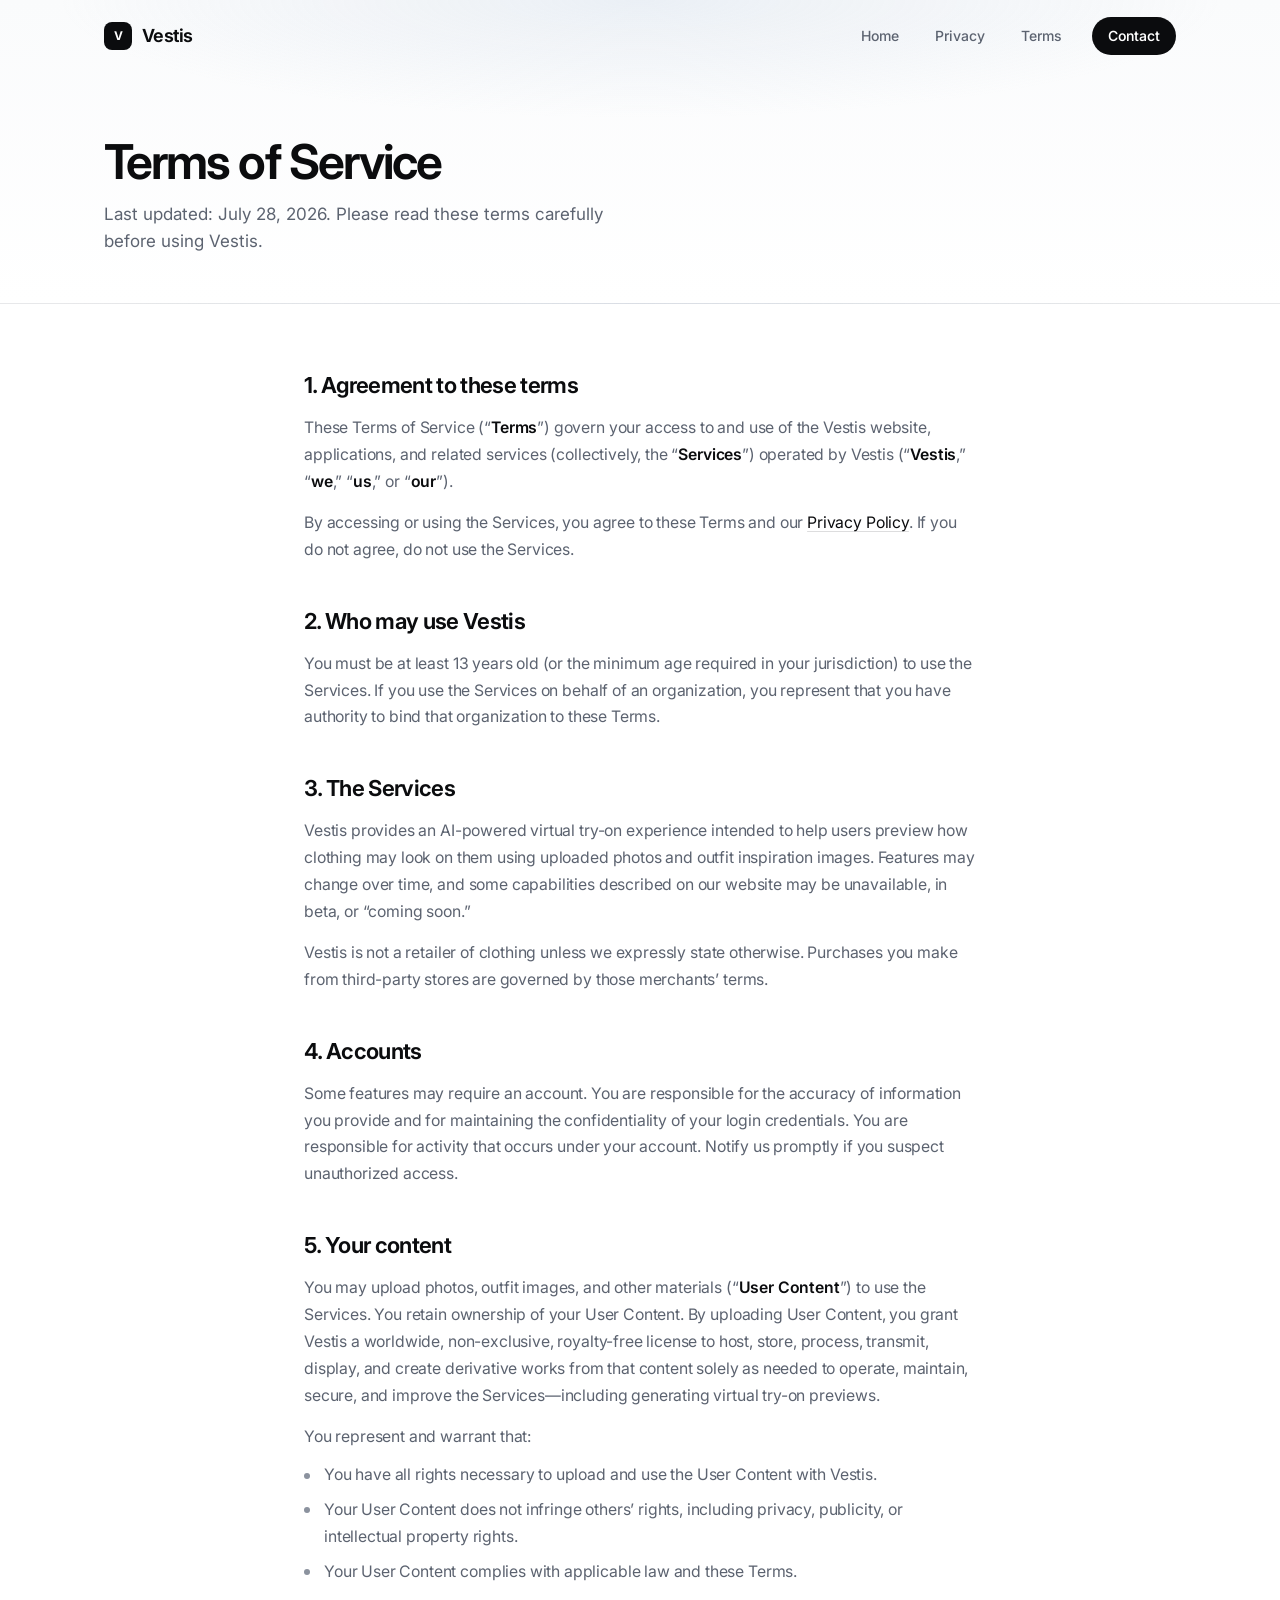
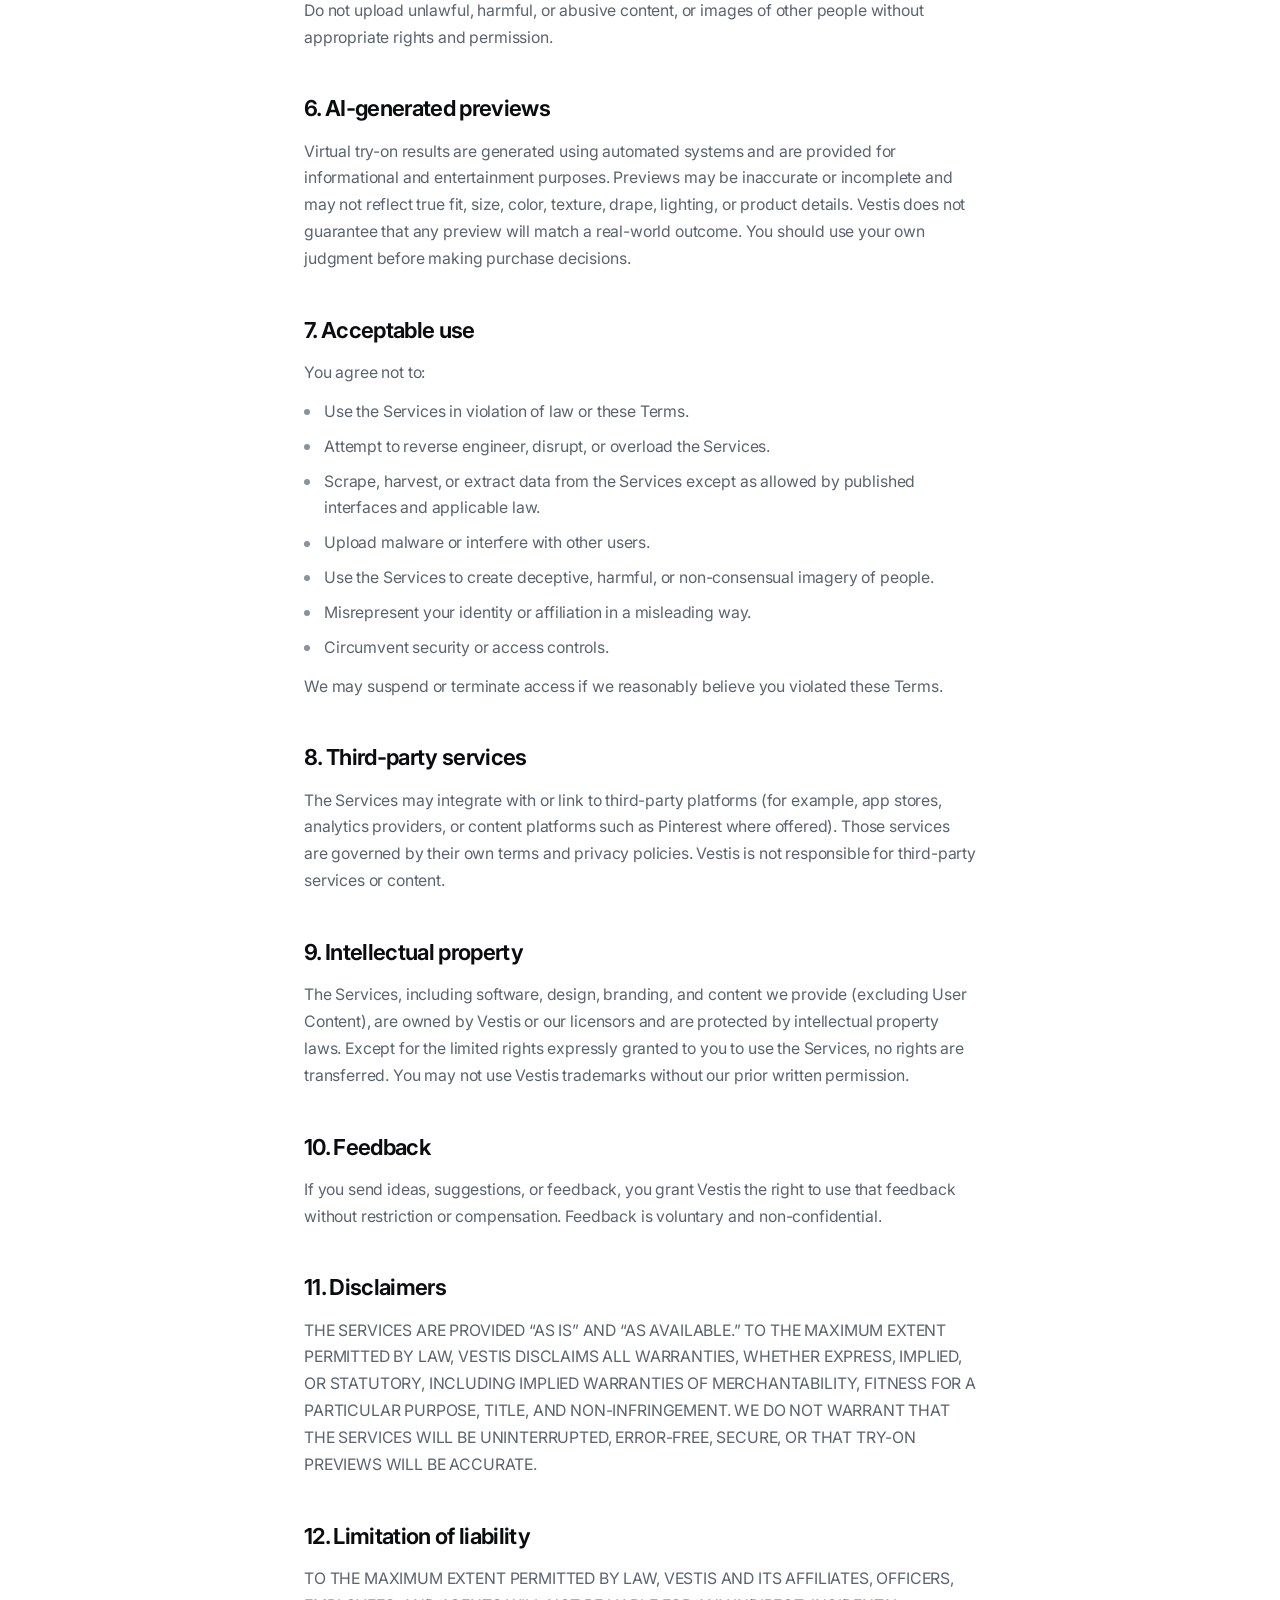
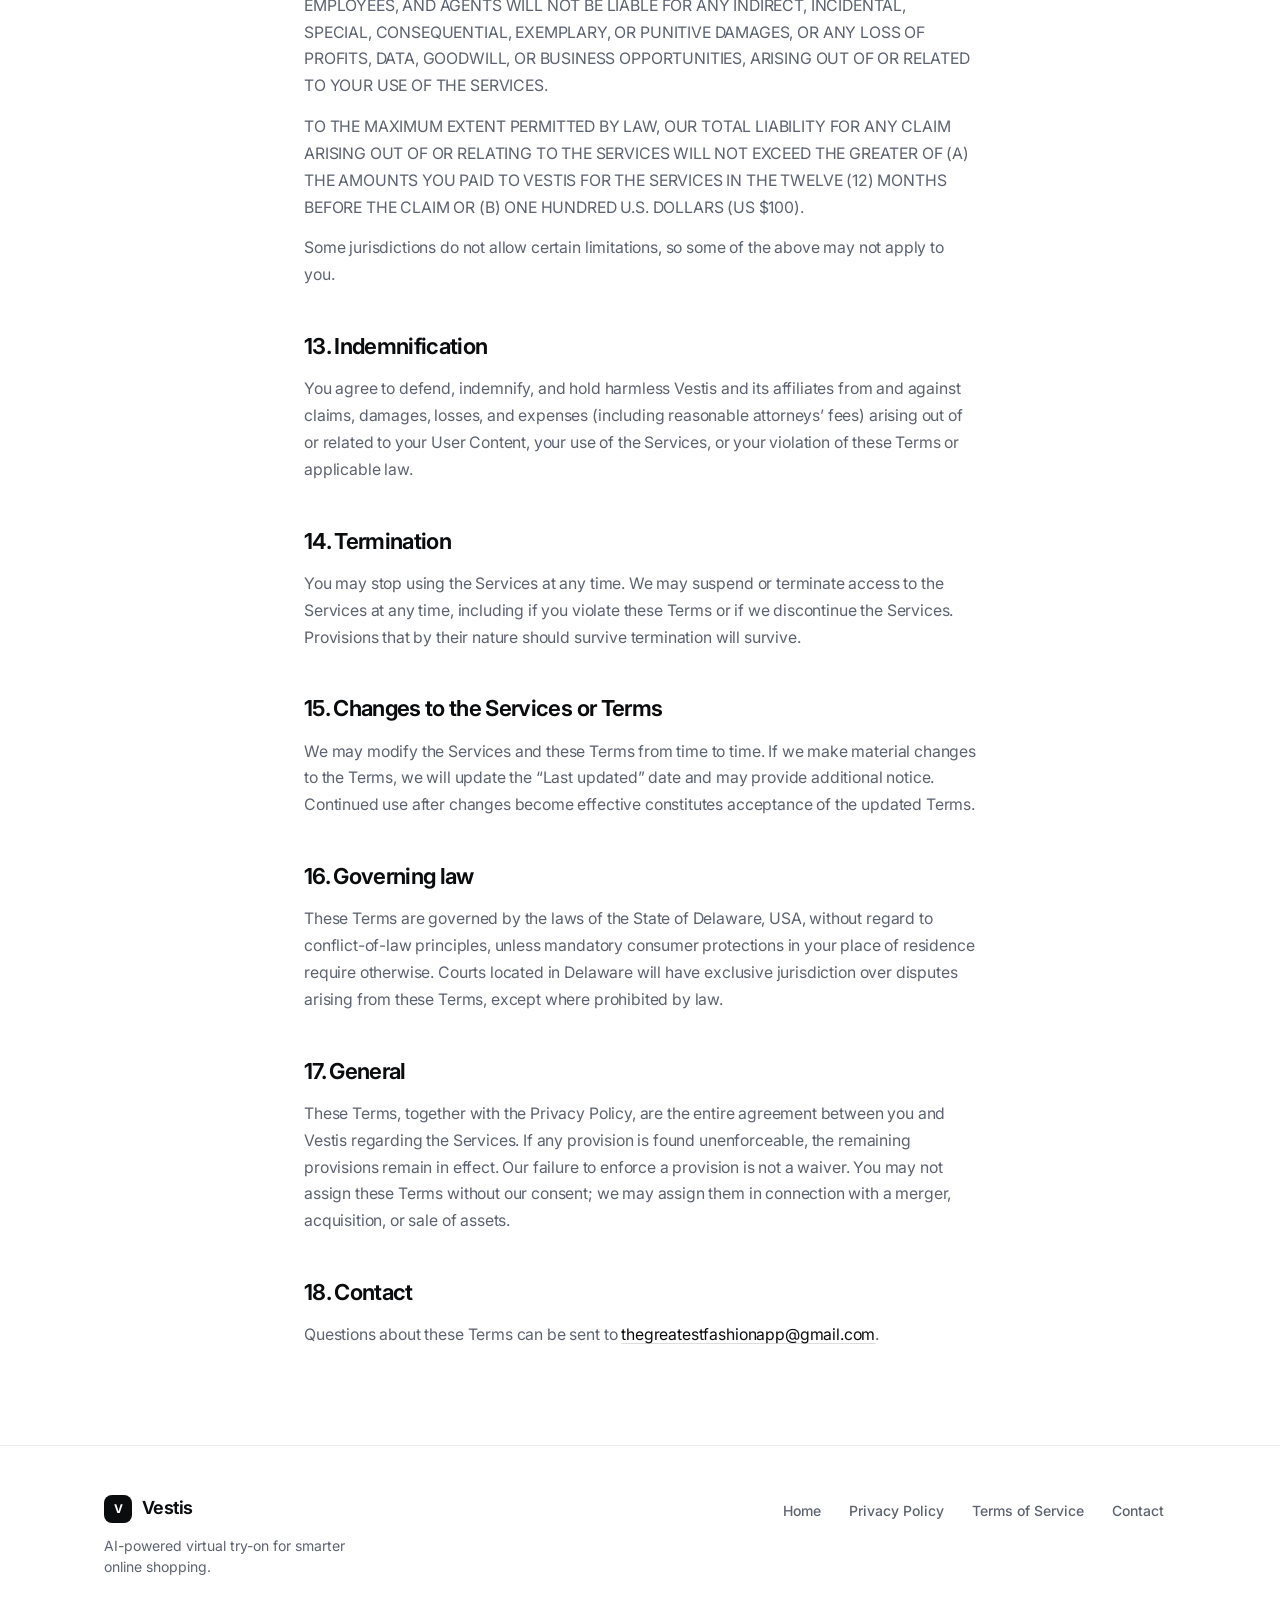
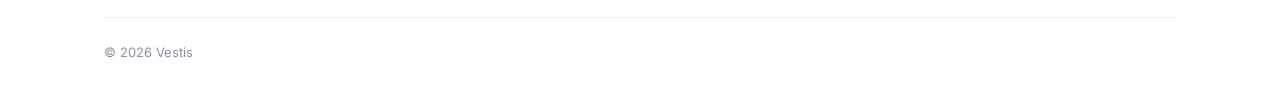
<file: terms.html>
<!DOCTYPE html>
<html lang="en">
<head>
  <meta charset="UTF-8">
  <meta name="viewport" content="width=device-width, initial-scale=1.0">
  <title>Terms of Service — Vestis</title>
  <meta name="description" content="Terms of Service for Vestis, the AI-powered virtual try-on app and website.">
  <meta name="theme-color" content="#ffffff">
  <link rel="canonical" href="https://isaacbwoolford.github.io/vestis.github.io/terms.html">

  <meta property="og:type" content="website">
  <meta property="og:site_name" content="Vestis">
  <meta property="og:title" content="Terms of Service — Vestis">
  <meta property="og:description" content="The terms that govern your use of Vestis.">
  <meta property="og:url" content="https://isaacbwoolford.github.io/vestis.github.io/terms.html">
  <meta property="og:image" content="https://isaacbwoolford.github.io/vestis.github.io/assets/og-image.png">

  <meta name="twitter:card" content="summary_large_image">
  <meta name="twitter:title" content="Terms of Service — Vestis">
  <meta name="twitter:description" content="The terms that govern your use of Vestis.">
  <meta name="twitter:image" content="https://isaacbwoolford.github.io/vestis.github.io/assets/og-image.png">

  <link rel="icon" href="favicon.ico" sizes="any">
  <link rel="icon" type="image/png" href="assets/favicon-32.png" sizes="32x32">
  <link rel="apple-touch-icon" href="assets/favicon-32.png">

  <link rel="preconnect" href="https://fonts.googleapis.com">
  <link rel="preconnect" href="https://fonts.gstatic.com" crossorigin>
  <link href="https://fonts.googleapis.com/css2?family=Inter:opsz,wght@14..32,400..700&display=swap" rel="stylesheet">
  <link rel="stylesheet" href="styles.css">
</head>
<body>
  <a class="sr-only" href="#main">Skip to content</a>

  <header class="site-header" id="site-header">
    <div class="container nav">
      <a class="logo" href="index.html" aria-label="Vestis home">
        <span class="logo-mark" aria-hidden="true">V</span>
        <span>Vestis</span>
      </a>

      <button class="nav-toggle" type="button" aria-label="Open menu" aria-expanded="false" aria-controls="primary-nav">
        <span class="nav-toggle-icon" aria-hidden="true">
          <span></span>
          <span></span>
          <span></span>
        </span>
      </button>

      <nav class="nav-links" id="primary-nav" aria-label="Primary">
        <a href="index.html">Home</a>
        <a href="privacy.html">Privacy</a>
        <a href="terms.html" aria-current="page">Terms</a>
        <a href="contact.html" class="nav-cta">Contact</a>
      </nav>
    </div>
  </header>

  <main id="main">
    <section class="page-hero">
      <div class="container">
        <h1>Terms of Service</h1>
        <p>Last updated: July 28, 2026. Please read these terms carefully before using Vestis.</p>
      </div>
    </section>

    <section class="legal-content">
      <div class="container prose">
        <h2>1. Agreement to these terms</h2>
        <p>
          These Terms of Service (“<strong>Terms</strong>”) govern your access to and use of the Vestis website, applications, and related services (collectively, the “<strong>Services</strong>”) operated by Vestis (“<strong>Vestis</strong>,” “<strong>we</strong>,” “<strong>us</strong>,” or “<strong>our</strong>”).
        </p>
        <p>
          By accessing or using the Services, you agree to these Terms and our
          <a href="privacy.html">Privacy Policy</a>.
          If you do not agree, do not use the Services.
        </p>

        <h2>2. Who may use Vestis</h2>
        <p>
          You must be at least 13 years old (or the minimum age required in your jurisdiction) to use the Services.
          If you use the Services on behalf of an organization, you represent that you have authority to bind that organization to these Terms.
        </p>

        <h2>3. The Services</h2>
        <p>
          Vestis provides an AI-powered virtual try-on experience intended to help users preview how clothing may look on them using uploaded photos and outfit inspiration images.
          Features may change over time, and some capabilities described on our website may be unavailable, in beta, or “coming soon.”
        </p>
        <p>
          Vestis is not a retailer of clothing unless we expressly state otherwise.
          Purchases you make from third-party stores are governed by those merchants’ terms.
        </p>

        <h2>4. Accounts</h2>
        <p>
          Some features may require an account.
          You are responsible for the accuracy of information you provide and for maintaining the confidentiality of your login credentials.
          You are responsible for activity that occurs under your account.
          Notify us promptly if you suspect unauthorized access.
        </p>

        <h2>5. Your content</h2>
        <p>
          You may upload photos, outfit images, and other materials (“<strong>User Content</strong>”) to use the Services.
          You retain ownership of your User Content.
          By uploading User Content, you grant Vestis a worldwide, non-exclusive, royalty-free license to host, store, process, transmit, display, and create derivative works from that content solely as needed to operate, maintain, secure, and improve the Services—including generating virtual try-on previews.
        </p>
        <p>You represent and warrant that:</p>
        <ul>
          <li>You have all rights necessary to upload and use the User Content with Vestis.</li>
          <li>Your User Content does not infringe others’ rights, including privacy, publicity, or intellectual property rights.</li>
          <li>Your User Content complies with applicable law and these Terms.</li>
        </ul>
        <p>
          Do not upload unlawful, harmful, or abusive content, or images of other people without appropriate rights and permission.
        </p>

        <h2>6. AI-generated previews</h2>
        <p>
          Virtual try-on results are generated using automated systems and are provided for informational and entertainment purposes.
          Previews may be inaccurate or incomplete and may not reflect true fit, size, color, texture, drape, lighting, or product details.
          Vestis does not guarantee that any preview will match a real-world outcome.
          You should use your own judgment before making purchase decisions.
        </p>

        <h2>7. Acceptable use</h2>
        <p>You agree not to:</p>
        <ul>
          <li>Use the Services in violation of law or these Terms.</li>
          <li>Attempt to reverse engineer, disrupt, or overload the Services.</li>
          <li>Scrape, harvest, or extract data from the Services except as allowed by published interfaces and applicable law.</li>
          <li>Upload malware or interfere with other users.</li>
          <li>Use the Services to create deceptive, harmful, or non-consensual imagery of people.</li>
          <li>Misrepresent your identity or affiliation in a misleading way.</li>
          <li>Circumvent security or access controls.</li>
        </ul>
        <p>We may suspend or terminate access if we reasonably believe you violated these Terms.</p>

        <h2>8. Third-party services</h2>
        <p>
          The Services may integrate with or link to third-party platforms (for example, app stores, analytics providers, or content platforms such as Pinterest where offered).
          Those services are governed by their own terms and privacy policies.
          Vestis is not responsible for third-party services or content.
        </p>

        <h2>9. Intellectual property</h2>
        <p>
          The Services, including software, design, branding, and content we provide (excluding User Content), are owned by Vestis or our licensors and are protected by intellectual property laws.
          Except for the limited rights expressly granted to you to use the Services, no rights are transferred.
          You may not use Vestis trademarks without our prior written permission.
        </p>

        <h2>10. Feedback</h2>
        <p>
          If you send ideas, suggestions, or feedback, you grant Vestis the right to use that feedback without restriction or compensation.
          Feedback is voluntary and non-confidential.
        </p>

        <h2>11. Disclaimers</h2>
        <p>
          THE SERVICES ARE PROVIDED “AS IS” AND “AS AVAILABLE.”
          TO THE MAXIMUM EXTENT PERMITTED BY LAW, VESTIS DISCLAIMS ALL WARRANTIES, WHETHER EXPRESS, IMPLIED, OR STATUTORY, INCLUDING IMPLIED WARRANTIES OF MERCHANTABILITY, FITNESS FOR A PARTICULAR PURPOSE, TITLE, AND NON-INFRINGEMENT.
          WE DO NOT WARRANT THAT THE SERVICES WILL BE UNINTERRUPTED, ERROR-FREE, SECURE, OR THAT TRY-ON PREVIEWS WILL BE ACCURATE.
        </p>

        <h2>12. Limitation of liability</h2>
        <p>
          TO THE MAXIMUM EXTENT PERMITTED BY LAW, VESTIS AND ITS AFFILIATES, OFFICERS, EMPLOYEES, AND AGENTS WILL NOT BE LIABLE FOR ANY INDIRECT, INCIDENTAL, SPECIAL, CONSEQUENTIAL, EXEMPLARY, OR PUNITIVE DAMAGES, OR ANY LOSS OF PROFITS, DATA, GOODWILL, OR BUSINESS OPPORTUNITIES, ARISING OUT OF OR RELATED TO YOUR USE OF THE SERVICES.
        </p>
        <p>
          TO THE MAXIMUM EXTENT PERMITTED BY LAW, OUR TOTAL LIABILITY FOR ANY CLAIM ARISING OUT OF OR RELATING TO THE SERVICES WILL NOT EXCEED THE GREATER OF (A) THE AMOUNTS YOU PAID TO VESTIS FOR THE SERVICES IN THE TWELVE (12) MONTHS BEFORE THE CLAIM OR (B) ONE HUNDRED U.S. DOLLARS (US $100).
        </p>
        <p>
          Some jurisdictions do not allow certain limitations, so some of the above may not apply to you.
        </p>

        <h2>13. Indemnification</h2>
        <p>
          You agree to defend, indemnify, and hold harmless Vestis and its affiliates from and against claims, damages, losses, and expenses (including reasonable attorneys’ fees) arising out of or related to your User Content, your use of the Services, or your violation of these Terms or applicable law.
        </p>

        <h2>14. Termination</h2>
        <p>
          You may stop using the Services at any time.
          We may suspend or terminate access to the Services at any time, including if you violate these Terms or if we discontinue the Services.
          Provisions that by their nature should survive termination will survive.
        </p>

        <h2>15. Changes to the Services or Terms</h2>
        <p>
          We may modify the Services and these Terms from time to time.
          If we make material changes to the Terms, we will update the “Last updated” date and may provide additional notice.
          Continued use after changes become effective constitutes acceptance of the updated Terms.
        </p>

        <h2>16. Governing law</h2>
        <p>
          These Terms are governed by the laws of the State of Delaware, USA, without regard to conflict-of-law principles, unless mandatory consumer protections in your place of residence require otherwise.
          Courts located in Delaware will have exclusive jurisdiction over disputes arising from these Terms, except where prohibited by law.
        </p>

        <h2>17. General</h2>
        <p>
          These Terms, together with the Privacy Policy, are the entire agreement between you and Vestis regarding the Services.
          If any provision is found unenforceable, the remaining provisions remain in effect.
          Our failure to enforce a provision is not a waiver.
          You may not assign these Terms without our consent; we may assign them in connection with a merger, acquisition, or sale of assets.
        </p>

        <h2>18. Contact</h2>
        <p>
          Questions about these Terms can be sent to
          <a href="mailto:thegreatestfashionapp@gmail.com">thegreatestfashionapp@gmail.com</a>.
        </p>
      </div>
    </section>
  </main>

  <footer class="site-footer">
    <div class="container">
      <div class="footer-inner">
        <div class="footer-brand">
          <a class="logo" href="index.html" aria-label="Vestis home">
            <span class="logo-mark" aria-hidden="true">V</span>
            <span>Vestis</span>
          </a>
          <p>AI-powered virtual try-on for smarter online shopping.</p>
        </div>
        <nav class="footer-nav" aria-label="Footer">
          <a href="index.html">Home</a>
          <a href="privacy.html">Privacy Policy</a>
          <a href="terms.html">Terms of Service</a>
          <a href="contact.html">Contact</a>
        </nav>
      </div>
      <div class="footer-bottom">
        <p>© 2026 Vestis</p>
      </div>
    </div>
  </footer>

  <script src="script.js" defer></script>
</body>
</html>
</file>
<file: styles.css>
/* ============================================
   Vestis — Design System
   ============================================ */

:root {
  --bg: #ffffff;
  --bg-subtle: #f6f7f9;
  --bg-muted: #eef0f3;
  --bg-elevated: #ffffff;
  --text: #0b0c0e;
  --text-secondary: #5c6370;
  --text-tertiary: #8b929e;
  --border: rgba(15, 18, 25, 0.08);
  --border-strong: rgba(15, 18, 25, 0.14);
  --accent: #0b0c0e;
  --accent-hover: #2a2d35;
  --shadow-sm: 0 1px 2px rgba(15, 18, 25, 0.04), 0 4px 12px rgba(15, 18, 25, 0.04);
  --shadow-md: 0 4px 16px rgba(15, 18, 25, 0.06), 0 12px 40px rgba(15, 18, 25, 0.06);
  --shadow-lg: 0 8px 30px rgba(15, 18, 25, 0.08), 0 24px 64px rgba(15, 18, 25, 0.08);
  --radius-sm: 10px;
  --radius-md: 16px;
  --radius-lg: 24px;
  --radius-xl: 32px;
  --font: "Inter", -apple-system, BlinkMacSystemFont, "Segoe UI", sans-serif;
  --max-width: 1120px;
  --nav-height: 72px;
  --ease: cubic-bezier(0.22, 1, 0.36, 1);
  --ease-out: cubic-bezier(0.16, 1, 0.3, 1);
}

*,
*::before,
*::after {
  box-sizing: border-box;
  margin: 0;
  padding: 0;
}

html {
  scroll-behavior: smooth;
  -webkit-text-size-adjust: 100%;
}

body {
  font-family: var(--font);
  font-size: 16px;
  line-height: 1.6;
  color: var(--text);
  background: var(--bg);
  -webkit-font-smoothing: antialiased;
  -moz-osx-font-smoothing: grayscale;
  overflow-x: hidden;
}

img,
svg {
  display: block;
  max-width: 100%;
}

a {
  color: inherit;
  text-decoration: none;
}

button {
  font-family: inherit;
  cursor: pointer;
  border: none;
  background: none;
}

ul,
ol {
  list-style: none;
}

.container {
  width: 100%;
  max-width: var(--max-width);
  margin: 0 auto;
  padding: 0 24px;
}

.sr-only {
  position: absolute;
  width: 1px;
  height: 1px;
  padding: 0;
  margin: -1px;
  overflow: hidden;
  clip: rect(0, 0, 0, 0);
  white-space: nowrap;
  border: 0;
}

/* ============================================
   Navigation
   ============================================ */

.site-header {
  position: fixed;
  top: 0;
  left: 0;
  right: 0;
  z-index: 100;
  height: var(--nav-height);
  transition: background 0.35s var(--ease), box-shadow 0.35s var(--ease), backdrop-filter 0.35s var(--ease);
}

.site-header.is-scrolled {
  background: rgba(255, 255, 255, 0.78);
  backdrop-filter: saturate(180%) blur(20px);
  -webkit-backdrop-filter: saturate(180%) blur(20px);
  box-shadow: 0 1px 0 var(--border);
}

.nav {
  display: flex;
  align-items: center;
  justify-content: space-between;
  height: var(--nav-height);
}

.logo {
  display: inline-flex;
  align-items: center;
  gap: 10px;
  font-weight: 650;
  font-size: 1.125rem;
  letter-spacing: -0.03em;
  color: var(--text);
  transition: opacity 0.2s ease;
}

.logo:hover {
  opacity: 0.7;
}

.logo-mark {
  width: 28px;
  height: 28px;
  border-radius: 8px;
  background: var(--text);
  color: #fff;
  display: grid;
  place-items: center;
  font-size: 0.75rem;
  font-weight: 700;
  letter-spacing: -0.04em;
}

.nav-links {
  display: flex;
  align-items: center;
  gap: 8px;
}

.nav-links a {
  font-size: 0.875rem;
  font-weight: 500;
  color: var(--text-secondary);
  padding: 8px 14px;
  border-radius: 999px;
  transition: color 0.2s ease, background 0.2s ease;
}

.nav-links a:hover,
.nav-links a:focus-visible {
  color: var(--text);
  background: var(--bg-subtle);
  outline: none;
}

.nav-cta {
  display: inline-flex;
  align-items: center;
  margin-left: 8px;
  padding: 8px 16px !important;
  background: var(--text) !important;
  color: #fff !important;
  border-radius: 999px !important;
  font-weight: 550 !important;
}

.nav-cta:hover,
.nav-cta:focus-visible {
  background: var(--accent-hover) !important;
  color: #fff !important;
}

.nav-toggle {
  display: none;
  width: 44px;
  height: 44px;
  align-items: center;
  justify-content: center;
  border-radius: 10px;
  color: var(--text);
  transition: background 0.2s ease;
}

.nav-toggle:hover,
.nav-toggle:focus-visible {
  background: var(--bg-subtle);
  outline: none;
}

.nav-toggle-icon {
  width: 18px;
  height: 12px;
  position: relative;
}

.nav-toggle-icon span {
  position: absolute;
  left: 0;
  right: 0;
  height: 1.5px;
  background: currentColor;
  border-radius: 2px;
  transition: transform 0.3s var(--ease), opacity 0.2s ease, top 0.3s var(--ease);
}

.nav-toggle-icon span:nth-child(1) { top: 0; }
.nav-toggle-icon span:nth-child(2) { top: 5px; }
.nav-toggle-icon span:nth-child(3) { top: 10px; }

.nav-open .nav-toggle-icon span:nth-child(1) {
  top: 5px;
  transform: rotate(45deg);
}

.nav-open .nav-toggle-icon span:nth-child(2) {
  opacity: 0;
}

.nav-open .nav-toggle-icon span:nth-child(3) {
  top: 5px;
  transform: rotate(-45deg);
}

/* ============================================
   Buttons
   ============================================ */

.btn {
  display: inline-flex;
  align-items: center;
  justify-content: center;
  gap: 8px;
  min-height: 48px;
  padding: 0 22px;
  font-size: 0.9375rem;
  font-weight: 550;
  letter-spacing: -0.01em;
  border-radius: 999px;
  transition: transform 0.25s var(--ease), background 0.25s ease, box-shadow 0.25s ease, color 0.25s ease, border-color 0.25s ease;
  will-change: transform;
}

.btn:focus-visible {
  outline: 2px solid var(--text);
  outline-offset: 3px;
}

.btn:active {
  transform: scale(0.98);
}

.btn-primary {
  background: var(--text);
  color: #fff;
  box-shadow: 0 1px 2px rgba(0, 0, 0, 0.12), 0 4px 12px rgba(0, 0, 0, 0.08);
}

.btn-primary:hover {
  background: var(--accent-hover);
  box-shadow: 0 2px 8px rgba(0, 0, 0, 0.14), 0 8px 24px rgba(0, 0, 0, 0.1);
  transform: translateY(-1px);
}

.btn-secondary {
  background: var(--bg);
  color: var(--text);
  border: 1px solid var(--border-strong);
  box-shadow: var(--shadow-sm);
}

.btn-secondary:hover {
  background: var(--bg-subtle);
  border-color: rgba(15, 18, 25, 0.2);
  transform: translateY(-1px);
}

.btn-lg {
  min-height: 52px;
  padding: 0 26px;
  font-size: 1rem;
}

/* ============================================
   Hero
   ============================================ */

.hero {
  position: relative;
  padding: calc(var(--nav-height) + 72px) 0 48px;
  overflow: hidden;
}

.hero-atmosphere {
  position: absolute;
  inset: 0;
  pointer-events: none;
  background:
    radial-gradient(ellipse 80% 55% at 50% -10%, rgba(180, 198, 220, 0.35), transparent 60%),
    radial-gradient(ellipse 50% 40% at 85% 20%, rgba(210, 220, 230, 0.4), transparent 55%),
    radial-gradient(ellipse 45% 35% at 10% 30%, rgba(230, 228, 220, 0.45), transparent 50%),
    linear-gradient(180deg, #fafbfc 0%, #ffffff 70%);
}

.hero-atmosphere::after {
  content: "";
  position: absolute;
  inset: 0;
  background-image: url("data:image/svg+xml,%3Csvg viewBox='0 0 256 256' xmlns='http://www.w3.org/2000/svg'%3E%3Cfilter id='n'%3E%3CfeTurbulence type='fractalNoise' baseFrequency='0.85' numOctaves='4' stitchTiles='stitch'/%3E%3C/filter%3E%3Crect width='100%25' height='100%25' filter='url(%23n)' opacity='0.04'/%3E%3C/svg%3E");
  opacity: 0.4;
  mix-blend-mode: multiply;
}

.hero-content {
  position: relative;
  text-align: center;
  max-width: 780px;
  margin: 0 auto;
}

.brand-lockup {
  display: inline-flex;
  align-items: center;
  gap: 12px;
  margin-bottom: 28px;
  opacity: 0;
  animation: fadeUp 0.9s var(--ease-out) 0.05s forwards;
}

.brand-lockup .logo-mark {
  width: 36px;
  height: 36px;
  border-radius: 10px;
  font-size: 0.875rem;
}

.brand-name {
  font-size: 1.375rem;
  font-weight: 650;
  letter-spacing: -0.04em;
}

.hero-title {
  font-size: clamp(2.5rem, 6.5vw, 4.25rem);
  font-weight: 650;
  letter-spacing: -0.045em;
  line-height: 1.05;
  color: var(--text);
  margin-bottom: 20px;
  opacity: 0;
  animation: fadeUp 0.9s var(--ease-out) 0.15s forwards;
}

.hero-subtitle {
  font-size: clamp(1.0625rem, 2vw, 1.25rem);
  line-height: 1.55;
  color: var(--text-secondary);
  max-width: 560px;
  margin: 0 auto 36px;
  font-weight: 400;
  letter-spacing: -0.015em;
  opacity: 0;
  animation: fadeUp 0.9s var(--ease-out) 0.28s forwards;
}

.hero-actions {
  display: flex;
  align-items: center;
  justify-content: center;
  gap: 12px;
  flex-wrap: wrap;
  opacity: 0;
  animation: fadeUp 0.9s var(--ease-out) 0.4s forwards;
}

/* Phone mockup */
.phone-section {
  position: relative;
  padding: 64px 0 40px;
  display: flex;
  justify-content: center;
}

.phone-glow {
  position: absolute;
  width: min(520px, 90vw);
  height: 320px;
  bottom: 10%;
  left: 50%;
  transform: translateX(-50%);
  background: radial-gradient(ellipse at center, rgba(160, 180, 205, 0.35), transparent 70%);
  pointer-events: none;
  filter: blur(20px);
}

.phone-frame {
  position: relative;
  width: min(280px, 72vw);
  aspect-ratio: 9 / 19.5;
  border-radius: 40px;
  background: linear-gradient(160deg, #1a1c20 0%, #0b0c0e 100%);
  padding: 10px;
  box-shadow:
    var(--shadow-lg),
    0 0 0 1px rgba(255, 255, 255, 0.08) inset,
    0 40px 80px rgba(15, 18, 25, 0.18);
  opacity: 0;
  animation: fadeUpPhone 1.1s var(--ease-out) 0.5s forwards;
}

.phone-notch {
  position: absolute;
  top: 18px;
  left: 50%;
  transform: translateX(-50%);
  width: 88px;
  height: 24px;
  background: #0b0c0e;
  border-radius: 20px;
  z-index: 3;
}

.phone-screen {
  position: relative;
  width: 100%;
  height: 100%;
  border-radius: 32px;
  overflow: hidden;
  background:
    linear-gradient(180deg, #f3f5f8 0%, #e8ebf0 100%);
}

.phone-status {
  display: flex;
  justify-content: space-between;
  align-items: center;
  padding: 14px 22px 0;
  font-size: 0.65rem;
  font-weight: 600;
  color: var(--text);
  opacity: 0.7;
}

.phone-app {
  padding: 28px 16px 16px;
  height: calc(100% - 28px);
  display: flex;
  flex-direction: column;
  gap: 14px;
}

.phone-app-header {
  text-align: center;
}

.phone-app-header span {
  display: block;
  font-size: 0.65rem;
  font-weight: 600;
  letter-spacing: 0.08em;
  text-transform: uppercase;
  color: var(--text-tertiary);
  margin-bottom: 4px;
}

.phone-app-header strong {
  font-size: 0.95rem;
  font-weight: 650;
  letter-spacing: -0.03em;
}

.try-on-stage {
  flex: 1;
  border-radius: 20px;
  background:
    linear-gradient(165deg, #dfe5ed 0%, #c8d0db 45%, #b8c2d0 100%);
  position: relative;
  overflow: hidden;
  box-shadow: inset 0 0 0 1px rgba(255, 255, 255, 0.35);
}

.try-on-stage::before {
  content: "";
  position: absolute;
  inset: 18% 28% 12%;
  background: linear-gradient(180deg, #f0f2f5 0%, #d5dae3 100%);
  border-radius: 40% 40% 28% 28%;
  opacity: 0.85;
}

.try-on-stage::after {
  content: "";
  position: absolute;
  left: 22%;
  right: 22%;
  top: 42%;
  bottom: 18%;
  background: linear-gradient(180deg, #2c3340 0%, #1a1f28 100%);
  border-radius: 12px 12px 18px 18px;
  opacity: 0.9;
  animation: outfitPulse 4s var(--ease) infinite;
}

.phone-chips {
  display: flex;
  gap: 8px;
  justify-content: center;
}

.phone-chip {
  flex: 1;
  text-align: center;
  padding: 10px 8px;
  border-radius: 12px;
  background: rgba(255, 255, 255, 0.75);
  backdrop-filter: blur(8px);
  border: 1px solid rgba(255, 255, 255, 0.9);
  font-size: 0.65rem;
  font-weight: 550;
  color: var(--text-secondary);
  box-shadow: var(--shadow-sm);
}

.phone-chip.is-active {
  background: var(--text);
  color: #fff;
  border-color: transparent;
}

.phone-placeholder-note {
  position: absolute;
  bottom: -48px;
  left: 50%;
  transform: translateX(-50%);
  font-size: 0.8125rem;
  color: var(--text-tertiary);
  white-space: nowrap;
  letter-spacing: -0.01em;
}

/* ============================================
   Sections
   ============================================ */

.section {
  padding: 112px 0;
}

.section-muted {
  background: var(--bg-subtle);
  position: relative;
}

.section-muted::before {
  content: "";
  position: absolute;
  inset: 0;
  background: linear-gradient(180deg, rgba(255, 255, 255, 0.6) 0%, transparent 20%, transparent 80%, rgba(255, 255, 255, 0.8) 100%);
  pointer-events: none;
}

.section-header {
  text-align: center;
  max-width: 560px;
  margin: 0 auto 64px;
  position: relative;
}

.section-eyebrow {
  display: inline-block;
  font-size: 0.8125rem;
  font-weight: 600;
  letter-spacing: 0.06em;
  text-transform: uppercase;
  color: var(--text-tertiary);
  margin-bottom: 14px;
}

.section-title {
  font-size: clamp(1.875rem, 4vw, 2.75rem);
  font-weight: 650;
  letter-spacing: -0.04em;
  line-height: 1.15;
  margin-bottom: 14px;
}

.section-desc {
  font-size: 1.0625rem;
  color: var(--text-secondary);
  letter-spacing: -0.01em;
  line-height: 1.55;
}

/* How it works */
.steps-grid {
  display: grid;
  grid-template-columns: repeat(3, 1fr);
  gap: 20px;
  position: relative;
}

.step-card {
  background: var(--bg-elevated);
  border: 1px solid var(--border);
  border-radius: var(--radius-lg);
  padding: 32px 28px;
  box-shadow: var(--shadow-sm);
  transition: transform 0.4s var(--ease), box-shadow 0.4s var(--ease), border-color 0.3s ease;
}

.step-card:hover {
  transform: translateY(-4px);
  box-shadow: var(--shadow-md);
  border-color: var(--border-strong);
}

.step-icon {
  width: 48px;
  height: 48px;
  border-radius: 14px;
  background: var(--bg-subtle);
  border: 1px solid var(--border);
  display: grid;
  place-items: center;
  margin-bottom: 24px;
  color: var(--text);
}

.step-icon svg {
  width: 22px;
  height: 22px;
}

.step-number {
  font-size: 0.75rem;
  font-weight: 600;
  letter-spacing: 0.04em;
  color: var(--text-tertiary);
  margin-bottom: 10px;
}

.step-card h3 {
  font-size: 1.25rem;
  font-weight: 650;
  letter-spacing: -0.03em;
  margin-bottom: 10px;
}

.step-card p {
  font-size: 0.9375rem;
  color: var(--text-secondary);
  line-height: 1.55;
  letter-spacing: -0.01em;
}

/* Why Vestis */
.features-grid {
  display: grid;
  grid-template-columns: repeat(2, 1fr);
  gap: 20px;
  position: relative;
}

.feature-card {
  background: var(--bg);
  border: 1px solid var(--border);
  border-radius: var(--radius-lg);
  padding: 36px 32px;
  box-shadow: var(--shadow-sm);
  transition: transform 0.4s var(--ease), box-shadow 0.4s var(--ease), border-color 0.3s ease;
}

.feature-card:hover {
  transform: translateY(-3px);
  box-shadow: var(--shadow-md);
  border-color: var(--border-strong);
}

.feature-icon {
  width: 44px;
  height: 44px;
  border-radius: 12px;
  background: linear-gradient(145deg, #f8f9fb, #eef1f5);
  border: 1px solid var(--border);
  display: grid;
  place-items: center;
  margin-bottom: 22px;
  color: var(--text);
}

.feature-icon svg {
  width: 20px;
  height: 20px;
}

.feature-card h3 {
  font-size: 1.1875rem;
  font-weight: 650;
  letter-spacing: -0.03em;
  margin-bottom: 10px;
}

.feature-card p {
  font-size: 0.9375rem;
  color: var(--text-secondary);
  line-height: 1.55;
  letter-spacing: -0.01em;
}

/* CTA band */
.cta-band {
  padding: 96px 0;
  text-align: center;
  position: relative;
  overflow: hidden;
}

.cta-band-bg {
  position: absolute;
  inset: 0;
  background:
    radial-gradient(ellipse 70% 80% at 50% 100%, rgba(170, 190, 215, 0.28), transparent 60%),
    linear-gradient(180deg, #ffffff 0%, #f4f6f9 100%);
  pointer-events: none;
}

.cta-band .container {
  position: relative;
}

.cta-band h2 {
  font-size: clamp(1.875rem, 4vw, 2.5rem);
  font-weight: 650;
  letter-spacing: -0.04em;
  margin-bottom: 14px;
}

.cta-band p {
  font-size: 1.0625rem;
  color: var(--text-secondary);
  max-width: 440px;
  margin: 0 auto 32px;
}

/* ============================================
   Footer
   ============================================ */

.site-footer {
  border-top: 1px solid var(--border);
  padding: 48px 0 40px;
  background: var(--bg);
}

.footer-inner {
  display: flex;
  align-items: flex-start;
  justify-content: space-between;
  gap: 40px;
  flex-wrap: wrap;
}

.footer-brand {
  max-width: 280px;
}

.footer-brand .logo {
  margin-bottom: 12px;
}

.footer-brand p {
  font-size: 0.875rem;
  color: var(--text-secondary);
  line-height: 1.5;
}

.footer-nav {
  display: flex;
  flex-wrap: wrap;
  gap: 8px 4px;
}

.footer-nav a {
  font-size: 0.875rem;
  font-weight: 500;
  color: var(--text-secondary);
  padding: 6px 12px;
  border-radius: 8px;
  transition: color 0.2s ease, background 0.2s ease;
}

.footer-nav a:hover,
.footer-nav a:focus-visible {
  color: var(--text);
  background: var(--bg-subtle);
  outline: none;
}

.footer-bottom {
  margin-top: 40px;
  padding-top: 24px;
  border-top: 1px solid var(--border);
  display: flex;
  justify-content: space-between;
  align-items: center;
  gap: 16px;
  flex-wrap: wrap;
}

.footer-bottom p {
  font-size: 0.8125rem;
  color: var(--text-tertiary);
}

/* ============================================
   Legal / Contact pages
   ============================================ */

.page-hero {
  padding: calc(var(--nav-height) + 64px) 0 48px;
  background:
    radial-gradient(ellipse 70% 60% at 50% 0%, rgba(180, 198, 220, 0.22), transparent 65%),
    linear-gradient(180deg, #fafbfc 0%, #ffffff 100%);
  border-bottom: 1px solid var(--border);
}

.page-hero h1 {
  font-size: clamp(2rem, 4.5vw, 3rem);
  font-weight: 650;
  letter-spacing: -0.04em;
  line-height: 1.1;
  margin-bottom: 12px;
}

.page-hero p {
  font-size: 1.0625rem;
  color: var(--text-secondary);
  max-width: 520px;
}

.legal-content {
  padding: 64px 0 96px;
}

.legal-content .prose {
  max-width: 720px;
}

.prose h2 {
  font-size: 1.375rem;
  font-weight: 650;
  letter-spacing: -0.03em;
  margin: 40px 0 12px;
}

.prose h2:first-child {
  margin-top: 0;
}

.prose h3 {
  font-size: 1.0625rem;
  font-weight: 600;
  letter-spacing: -0.02em;
  margin: 28px 0 8px;
}

.prose p,
.prose li {
  font-size: 0.9875rem;
  color: var(--text-secondary);
  line-height: 1.7;
  letter-spacing: -0.01em;
}

.prose p + p {
  margin-top: 14px;
}

.prose ul {
  margin: 12px 0;
  padding-left: 0;
}

.prose li {
  position: relative;
  padding-left: 20px;
  margin-bottom: 8px;
}

.prose li::before {
  content: "";
  position: absolute;
  left: 0;
  top: 0.65em;
  width: 6px;
  height: 6px;
  border-radius: 50%;
  background: var(--text-tertiary);
}

.prose a {
  color: var(--text);
  text-decoration: underline;
  text-underline-offset: 3px;
  text-decoration-color: var(--border-strong);
  transition: text-decoration-color 0.2s ease;
}

.prose a:hover {
  text-decoration-color: var(--text);
}

.prose strong {
  color: var(--text);
  font-weight: 600;
}

.contact-panel {
  max-width: 560px;
  margin: 48px auto 96px;
  background: var(--bg);
  border: 1px solid var(--border);
  border-radius: var(--radius-lg);
  padding: 40px 36px;
  box-shadow: var(--shadow-sm);
  text-align: center;
}

.contact-panel h2 {
  font-size: 1.25rem;
  font-weight: 650;
  letter-spacing: -0.03em;
  margin-bottom: 10px;
}

.contact-panel p {
  font-size: 0.9375rem;
  color: var(--text-secondary);
  margin-bottom: 28px;
  line-height: 1.55;
}

.contact-email {
  display: inline-flex;
  align-items: center;
  gap: 10px;
  padding: 14px 22px;
  background: var(--bg-subtle);
  border: 1px solid var(--border);
  border-radius: 999px;
  font-size: 0.9375rem;
  font-weight: 550;
  letter-spacing: -0.01em;
  color: var(--text);
  transition: background 0.2s ease, border-color 0.2s ease, transform 0.25s var(--ease);
}

.contact-email:hover,
.contact-email:focus-visible {
  background: var(--bg-muted);
  border-color: var(--border-strong);
  transform: translateY(-1px);
  outline: none;
}

.contact-email svg {
  width: 18px;
  height: 18px;
  flex-shrink: 0;
}

/* ============================================
   Animations
   ============================================ */

@keyframes fadeUp {
  from {
    opacity: 0;
    transform: translateY(18px);
  }
  to {
    opacity: 1;
    transform: translateY(0);
  }
}

@keyframes fadeUpPhone {
  from {
    opacity: 0;
    transform: translateY(36px) scale(0.96);
  }
  to {
    opacity: 1;
    transform: translateY(0) scale(1);
  }
}

@keyframes outfitPulse {
  0%, 100% {
    opacity: 0.88;
    transform: scaleY(1);
  }
  50% {
    opacity: 1;
    transform: scaleY(1.02);
  }
}

.reveal {
  opacity: 0;
  transform: translateY(24px);
  transition: opacity 0.8s var(--ease-out), transform 0.8s var(--ease-out);
}

.reveal.is-visible {
  opacity: 1;
  transform: translateY(0);
}

.reveal-delay-1 { transition-delay: 0.08s; }
.reveal-delay-2 { transition-delay: 0.16s; }
.reveal-delay-3 { transition-delay: 0.24s; }
.reveal-delay-4 { transition-delay: 0.32s; }

@media (prefers-reduced-motion: reduce) {
  html {
    scroll-behavior: auto;
  }

  *,
  *::before,
  *::after {
    animation-duration: 0.01ms !important;
    animation-iteration-count: 1 !important;
    transition-duration: 0.01ms !important;
  }

  .reveal {
    opacity: 1;
    transform: none;
  }

  .brand-lockup,
  .hero-title,
  .hero-subtitle,
  .hero-actions,
  .phone-frame {
    opacity: 1;
    animation: none;
  }
}

/* ============================================
   Responsive
   ============================================ */

@media (max-width: 900px) {
  .steps-grid {
    grid-template-columns: 1fr;
    max-width: 420px;
    margin: 0 auto;
  }

  .features-grid {
    grid-template-columns: 1fr;
  }

  .section {
    padding: 88px 0;
  }
}

@media (max-width: 768px) {
  .nav-toggle {
    display: inline-flex;
  }

  .nav-links {
    position: fixed;
    top: var(--nav-height);
    left: 0;
    right: 0;
    flex-direction: column;
    align-items: stretch;
    gap: 4px;
    padding: 16px 20px 24px;
    background: rgba(255, 255, 255, 0.96);
    backdrop-filter: blur(20px);
    -webkit-backdrop-filter: blur(20px);
    border-bottom: 1px solid var(--border);
    box-shadow: var(--shadow-md);
    transform: translateY(-12px);
    opacity: 0;
    visibility: hidden;
    pointer-events: none;
    transition: opacity 0.3s var(--ease), transform 0.3s var(--ease), visibility 0.3s;
  }

  .nav-open .nav-links {
    opacity: 1;
    visibility: visible;
    pointer-events: auto;
    transform: translateY(0);
  }

  .nav-links a {
    padding: 14px 16px;
    border-radius: 12px;
  }

  .nav-cta {
    margin-left: 0 !important;
    justify-content: center;
    margin-top: 8px;
  }

  .hero {
    padding: calc(var(--nav-height) + 48px) 0 32px;
  }

  .phone-section {
    padding: 48px 0 56px;
  }

  .phone-placeholder-note {
    bottom: -40px;
  }

  .footer-inner {
    flex-direction: column;
  }

  .footer-nav {
    gap: 4px;
  }

  .contact-panel {
    margin: 32px 16px 72px;
    padding: 32px 24px;
  }
}

@media (max-width: 480px) {
  .container {
    padding: 0 20px;
  }

  .hero-actions {
    flex-direction: column;
    width: 100%;
  }

  .hero-actions .btn {
    width: 100%;
  }

  .phone-frame {
    border-radius: 32px;
    padding: 8px;
  }

  .phone-screen {
    border-radius: 26px;
  }

  .section-header {
    margin-bottom: 40px;
  }

  .step-card,
  .feature-card {
    padding: 28px 24px;
  }
}
</file>
